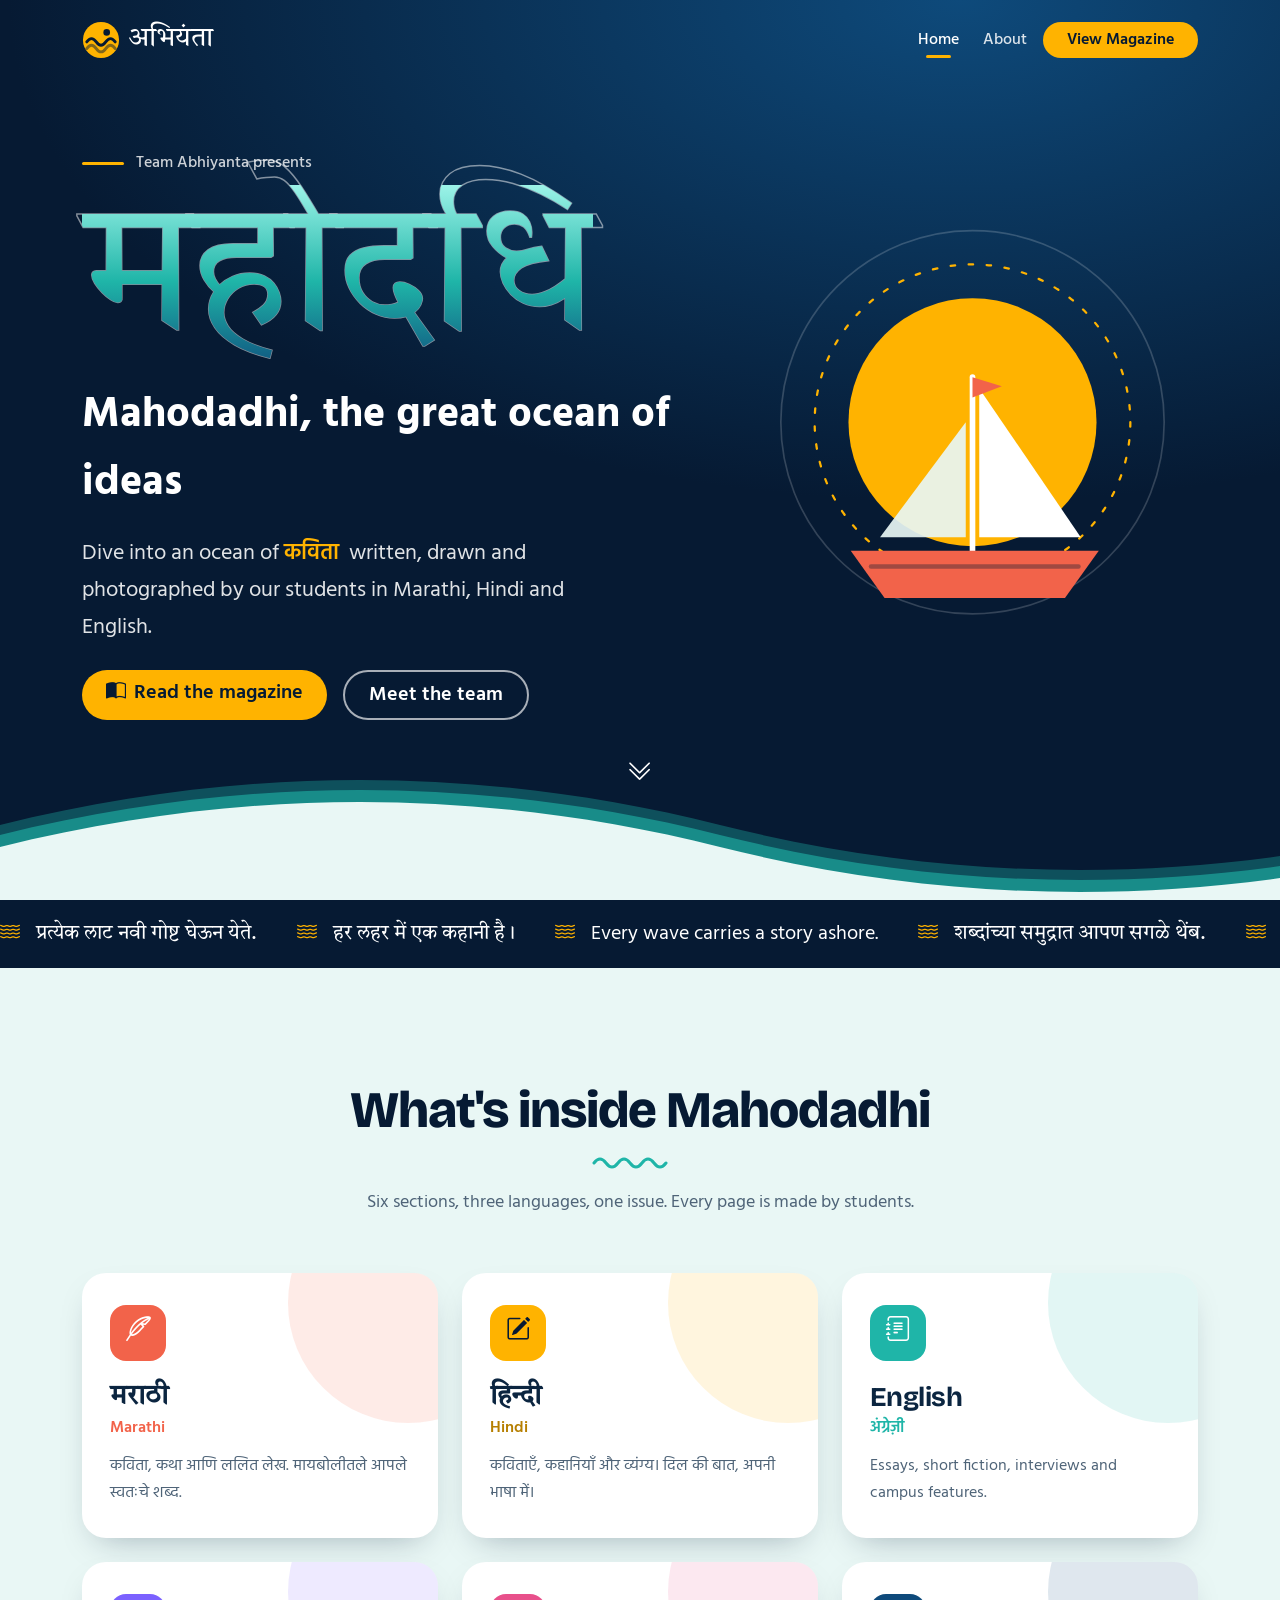
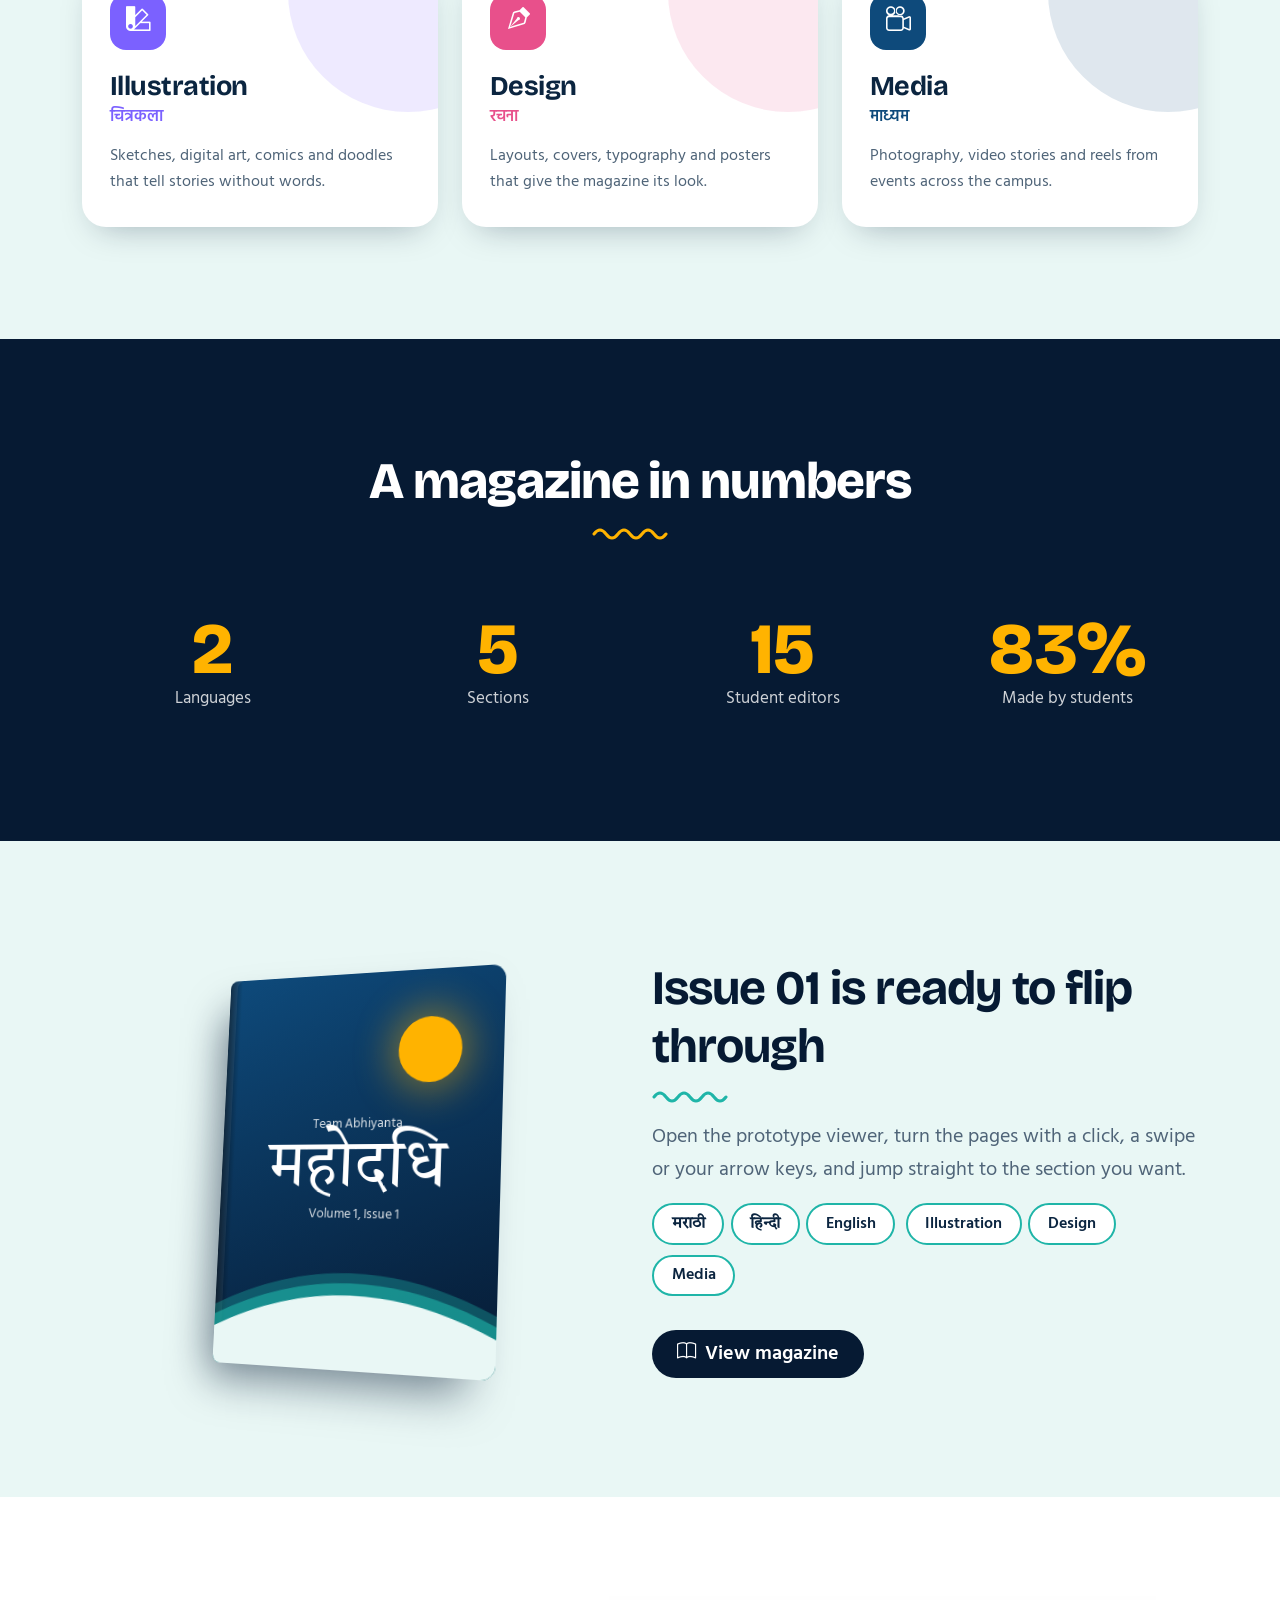
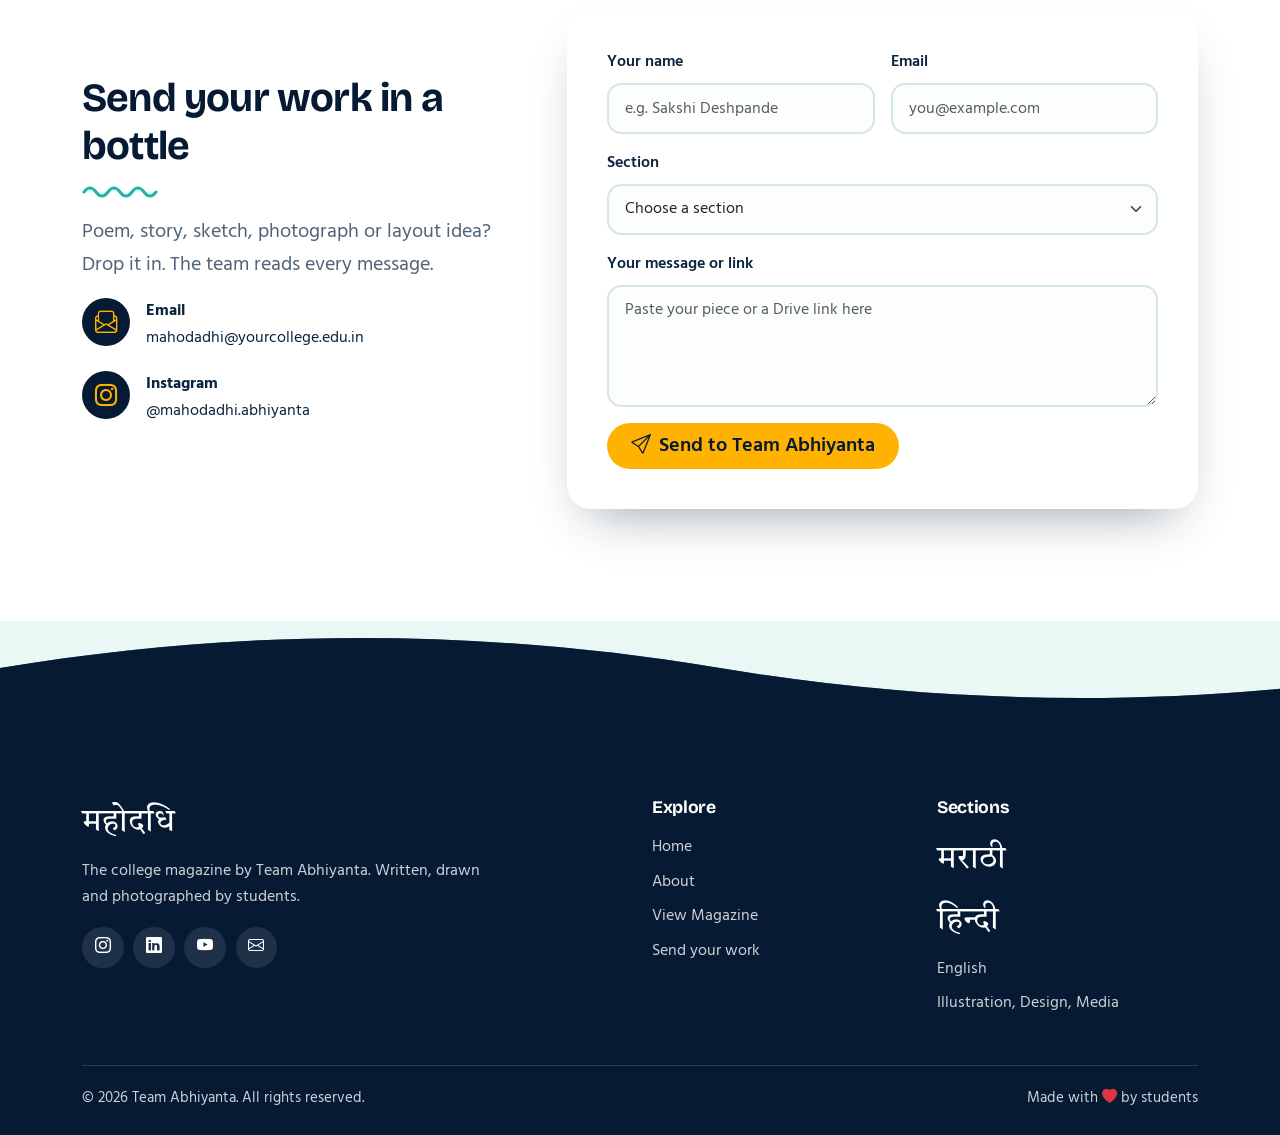
<file: index.html>
<!DOCTYPE html>
<html lang="en">
<head>
  <meta charset="UTF-8">
  <meta name="viewport" content="width=device-width, initial-scale=1">
  <title>Mahodadhi | The college magazine by Team Abhiyanta</title>
  <meta name="description" content="Mahodadhi is the college magazine by Team Abhiyanta: stories, poems, illustrations, design and media in Marathi, Hindi and English.">
  <meta name="theme-color" content="#061A33">
  <link rel="icon" href="assets/favicon.svg" type="image/svg+xml">

  <link rel="preconnect" href="https://fonts.googleapis.com">
  <link rel="preconnect" href="https://fonts.gstatic.com" crossorigin>
  <link href="https://fonts.googleapis.com/css2?family=Bricolage+Grotesque:opsz,wght@12..96,500..800&family=Hind:wght@400;500;600&family=Tiro+Devanagari+Marathi:ital@0;1&display=swap" rel="stylesheet">
  <link href="https://cdn.jsdelivr.net/npm/bootstrap@5.3.3/dist/css/bootstrap.min.css" rel="stylesheet">
  <link href="https://cdn.jsdelivr.net/npm/bootstrap-icons@1.11.3/font/bootstrap-icons.min.css" rel="stylesheet">
  <link href="css/style.css" rel="stylesheet">
  <script>document.documentElement.classList.add('js')</script>
</head>
<body>

  <!-- Preloader -->
  <div id="preloader" aria-hidden="true">
    <div class="ripples"><span></span><span></span><span></span><b>महोदधि</b></div>
  </div>
  <div id="progress"></div>

  <!-- ===== NAVBAR ===== -->
  <nav class="navbar navbar-expand-lg navbar-dark fixed-top navbar-mah" id="nav">
    <div class="container">
      <a class="navbar-brand d-flex align-items-center gap-2" href="index.html" aria-label="Mahodadhi home">
        <svg class="brand-mark" viewBox="0 0 40 40" aria-hidden="true"><circle cx="20" cy="20" r="19" fill="#FFB300"/><path d="M5 22 q5 -7 10 0 t10 0 t10 0" fill="none" stroke="#061A33" stroke-width="3" stroke-linecap="round"/><path d="M5 29 q5 -7 10 0 t10 0 t10 0" fill="none" stroke="#061A33" stroke-width="3" stroke-linecap="round" opacity=".5"/><circle cx="26" cy="12" r="3.5" fill="#061A33"/></svg>
        <span class="deva">अभियंता</span>
      </a>
      <button class="navbar-toggler" type="button" data-bs-toggle="collapse" data-bs-target="#navMenu" aria-controls="navMenu" aria-expanded="false" aria-label="Toggle navigation">
        <i class="bi bi-list"></i>
      </button>
      <div class="collapse navbar-collapse" id="navMenu">
        <ul class="navbar-nav ms-auto align-items-lg-center gap-lg-2">
          <li class="nav-item"><a class="nav-link" href="index.html">Home</a></li>
          <li class="nav-item"><a class="nav-link" href="about.html">About</a></li>
          <li class="nav-item mt-2 mt-lg-0"><a class="btn btn-mah px-4" href="magazine.html">View Magazine</a></li>
        </ul>
      </div>
    </div>
  </nav>

  <!-- ===== HERO ===== -->
  <header class="hero" id="home">
    <div class="bubbles" aria-hidden="true"></div>
    <div class="container">
      <div class="row align-items-center gy-5">
        <div class="col-lg-7">
          <p class="hero-kicker reveal">Team Abhiyanta presents</p>
          <h1 class="hero-title" aria-label="Mahodadhi">
            <span class="outline" aria-hidden="true">महोदधि</span>
            <span class="fill" aria-hidden="true">महोदधि</span>
          </h1>
          <p class="hero-en reveal" style="--d:.2s">Mahodadhi, the great ocean of ideas</p>
          <p class="hero-lead reveal" style="--d:.35s">
            Dive into an ocean of <span class="swap-word in" id="swapWord">कथा</span>
            written, drawn and photographed by our students in Marathi, Hindi and English.
          </p>
          <div class="d-flex flex-wrap gap-3 mt-4 justify-content-center justify-content-lg-start reveal" style="--d:.5s">
            <a href="magazine.html" class="btn btn-mah btn-lg px-4"><i class="bi bi-book-half me-2"></i>Read the magazine</a>
            <a href="about.html" class="btn btn-ghost btn-lg px-4">Meet the team</a>
          </div>
        </div>

        <div class="col-lg-5">
          <div class="hero-art" aria-hidden="true">
            <svg viewBox="0 0 400 400">
              <g data-depth="14">
                <circle cx="200" cy="190" r="110" fill="#FFB300"/>
                <circle class="sun-ring" cx="200" cy="190" r="140" fill="none" stroke="#FFB300" stroke-width="2" stroke-dasharray="4 12" stroke-linecap="round"/>
                <circle cx="200" cy="190" r="170" fill="none" stroke="rgba(255,255,255,.18)" stroke-width="1.5"/>
              </g>
              <g class="boat" data-depth="-10">
                <path d="M200 150 V305" stroke="#fff" stroke-width="5" stroke-linecap="round"/>
                <path d="M206 160 L296 292 H206 Z" fill="#fff"/>
                <path d="M194 190 L118 292 H194 Z" fill="#E9F7F5" opacity=".92"/>
                <path d="M200 150 L226 158 L200 168 Z" fill="#F2634A"/>
                <path d="M92 304 H312 L282 346 H122 Z" fill="#F2634A"/>
                <path d="M110 318 H294" stroke="#061A33" stroke-width="4" stroke-linecap="round" opacity=".35"/>
              </g>
            </svg>
          </div>
        </div>
      </div>
    </div>
    <a href="#inside" class="scroll-cue" aria-label="Scroll to sections"><i class="bi bi-chevron-double-down"></i></a>
    <div class="waves" aria-hidden="true"><div class="wave w1"></div><div class="wave w2"></div><div class="wave w3"></div></div>
  </header>

  <!-- ===== QUOTE MARQUEE ===== -->
  <div class="marquee" aria-label="Quotes from Mahodadhi">
    <div class="marquee-track">
      <span class="deva"><i class="bi bi-water"></i> प्रत्येक लाट नवी गोष्ट घेऊन येते.</span>
      <span class="deva"><i class="bi bi-water"></i> हर लहर में एक कहानी है।</span>
      <span><i class="bi bi-water"></i> Every wave carries a story ashore.</span>
      <span class="deva"><i class="bi bi-water"></i> शब्दांच्या समुद्रात आपण सगळे थेंब.</span>
      <span class="deva"><i class="bi bi-water"></i> लिखो, रंगो, रचो।</span>
      <span><i class="bi bi-water"></i> Write it, draw it, shoot it.</span>
      <!-- duplicate for seamless loop -->
      <span class="deva" aria-hidden="true"><i class="bi bi-water"></i> प्रत्येक लाट नवी गोष्ट घेऊन येते.</span>
      <span class="deva" aria-hidden="true"><i class="bi bi-water"></i> हर लहर में एक कहानी है।</span>
      <span aria-hidden="true"><i class="bi bi-water"></i> Every wave carries a story ashore.</span>
      <span class="deva" aria-hidden="true"><i class="bi bi-water"></i> शब्दांच्या समुद्रात आपण सगळे थेंब.</span>
      <span class="deva" aria-hidden="true"><i class="bi bi-water"></i> लिखो, रंगो, रचो।</span>
      <span aria-hidden="true"><i class="bi bi-water"></i> Write it, draw it, shoot it.</span>
    </div>
  </div>

  <main>
    <!-- ===== WHAT'S INSIDE ===== -->
    <section class="section" id="inside">
      <div class="container">
        <div class="sec-head reveal">
          <h2>What's inside Mahodadhi</h2>
          <span class="squiggle"></span>
          <p>Six sections, three languages, one issue. Every page is made by students.</p>
        </div>

        <div class="row g-4">
          <div class="col-md-6 col-lg-4 reveal" style="--d:.0s">
            <article class="sec-card" style="--c:var(--coral)" data-tilt="6">
              <div class="icon"><i class="bi bi-feather"></i></div>
              <h3 class="deva">मराठी</h3>
              <div class="sub">Marathi</div>
              <p>कविता, कथा आणि ललित लेख. मायबोलीतले आपले स्वतःचे शब्द.</p>
            </article>
          </div>
          <div class="col-md-6 col-lg-4 reveal" style="--d:.1s">
            <article class="sec-card" style="--c:var(--marigold)" data-tilt="6">
              <div class="icon" style="color:var(--abyss)"><i class="bi bi-pencil-square"></i></div>
              <h3 class="deva">हिन्दी</h3>
              <div class="sub" style="color:#B67F00">Hindi</div>
              <p>कविताएँ, कहानियाँ और व्यंग्य। दिल की बात, अपनी भाषा में।</p>
            </article>
          </div>
          <div class="col-md-6 col-lg-4 reveal" style="--d:.2s">
            <article class="sec-card" style="--c:var(--lagoon)" data-tilt="6">
              <div class="icon"><i class="bi bi-journal-text"></i></div>
              <h3>English</h3>
              <div class="sub">अंग्रेज़ी</div>
              <p>Essays, short fiction, interviews and campus features.</p>
            </article>
          </div>
          <div class="col-md-6 col-lg-4 reveal" style="--d:.0s">
            <article class="sec-card" style="--c:var(--violet)" data-tilt="6">
              <div class="icon"><i class="bi bi-palette2"></i></div>
              <h3>Illustration</h3>
              <div class="sub">चित्रकला</div>
              <p>Sketches, digital art, comics and doodles that tell stories without words.</p>
            </article>
          </div>
          <div class="col-md-6 col-lg-4 reveal" style="--d:.1s">
            <article class="sec-card" style="--c:var(--rose)" data-tilt="6">
              <div class="icon"><i class="bi bi-vector-pen"></i></div>
              <h3>Design</h3>
              <div class="sub">रचना</div>
              <p>Layouts, covers, typography and posters that give the magazine its look.</p>
            </article>
          </div>
          <div class="col-md-6 col-lg-4 reveal" style="--d:.2s">
            <article class="sec-card" style="--c:var(--tide)" data-tilt="6">
              <div class="icon"><i class="bi bi-camera-reels"></i></div>
              <h3>Media</h3>
              <div class="sub">माध्यम</div>
              <p>Photography, video stories and reels from events across the campus.</p>
            </article>
          </div>
        </div>
      </div>
    </section>

    <!-- ===== STATS ===== -->
    <section class="section section-dark">
      <div class="bubbles" aria-hidden="true"></div>
      <div class="container position-relative" style="z-index:2">
        <div class="sec-head reveal">
          <h2>A magazine in numbers</h2>
          <span class="squiggle gold"></span>
        </div>
        <div class="row g-4 justify-content-center">
          <div class="col-6 col-lg-3 reveal"><div class="stat"><div class="num" data-count="3">0</div><div class="lbl">Languages</div></div></div>
          <div class="col-6 col-lg-3 reveal" style="--d:.1s"><div class="stat"><div class="num" data-count="6">0</div><div class="lbl">Sections</div></div></div>
          <div class="col-6 col-lg-3 reveal" style="--d:.2s"><div class="stat"><div class="num" data-count="18">0</div><div class="lbl">Student editors</div></div></div>
          <div class="col-6 col-lg-3 reveal" style="--d:.3s"><div class="stat"><div class="num" data-count="100" data-suffix="%">0</div><div class="lbl">Made by students</div></div></div>
        </div>
      </div>
    </section>

    <!-- ===== LATEST ISSUE ===== -->
    <section class="section" id="issue">
      <div class="container">
        <div class="row align-items-center gy-5">
          <div class="col-lg-6 reveal left">
            <div class="cover-scene">
              <div class="cover3d" data-tilt="14" aria-hidden="true">
                <div class="sun"></div>
                <small>Team Abhiyanta</small>
                <div class="deva">महोदधि</div>
                <small>Volume 1, Issue 1</small>
                <div class="waves"><div class="wave w1"></div><div class="wave w2"></div><div class="wave w3"></div></div>
              </div>
            </div>
          </div>
          <div class="col-lg-6 reveal right">
            <h2 class="fw-bold display-5 text-center text-lg-start" style="color:var(--abyss)">Issue 01 is ready to flip through</h2>
            <span class="squiggle mx-auto mx-lg-0 ms-lg-0" style="margin-left:0"></span>
            <p class="fs-5 text-center text-lg-start" style="color:var(--muted)">
              Open the prototype viewer, turn the pages with a click, a swipe or your arrow keys, and jump straight to the section you want.
            </p>
            <div class="mb-4 text-center text-lg-start">
              <span class="pill deva">मराठी</span><span class="pill deva">हिन्दी</span><span class="pill">English</span>
              <span class="pill">Illustration</span><span class="pill">Design</span><span class="pill">Media</span>
            </div>
            <div class="text-center text-lg-start">
              <a href="magazine.html" class="btn btn-ink btn-lg px-4"><i class="bi bi-book me-2"></i>View magazine</a>
            </div>
          </div>
        </div>
      </div>
    </section>

    <!-- ===== SUBMIT YOUR WORK ===== -->
    <section class="section section-white" id="submit">
      <div class="container">
        <div class="row g-5 align-items-center">
          <div class="col-lg-5 reveal left">
            <h2 class="fw-bold display-6" style="color:var(--abyss)">Send your work in a bottle</h2>
            <span class="squiggle" style="margin-left:0"></span>
            <p class="fs-5" style="color:var(--muted)">Poem, story, sketch, photograph or layout idea? Drop it in. The team reads every message.</p>
            <div class="bottle-note"><i class="bi bi-envelope-paper"></i><div><b>Email</b><br>mahodadhi@yourcollege.edu.in</div></div>
            <div class="bottle-note"><i class="bi bi-instagram"></i><div><b>Instagram</b><br>@mahodadhi.abhiyanta</div></div>
          </div>
          <div class="col-lg-7 reveal right">
            <form class="form-card needs-validation" id="submitForm" novalidate>
              <div class="alert alert-success d-none" id="formOk" role="status">
                <i class="bi bi-check-circle-fill me-2"></i>Your message is in the bottle. Team Abhiyanta will reply soon.
              </div>
              <div class="row g-3">
                <div class="col-md-6">
                  <label for="fName" class="form-label">Your name</label>
                  <input type="text" class="form-control" id="fName" placeholder="e.g. Sakshi Deshpande" required minlength="2">
                  <div class="invalid-feedback">Please enter your name.</div>
                </div>
                <div class="col-md-6">
                  <label for="fEmail" class="form-label">Email</label>
                  <input type="email" class="form-control" id="fEmail" placeholder="you@example.com" required>
                  <div class="invalid-feedback">Please enter a valid email address.</div>
                </div>
                <div class="col-12">
                  <label for="fSection" class="form-label">Section</label>
                  <select class="form-select" id="fSection" required>
                    <option value="" selected disabled>Choose a section</option>
                    <option>Marathi (मराठी)</option>
                    <option>Hindi (हिन्दी)</option>
                    <option>English</option>
                    <option>Illustration</option>
                    <option>Design</option>
                    <option>Media</option>
                  </select>
                  <div class="invalid-feedback">Please choose a section.</div>
                </div>
                <div class="col-12">
                  <label for="fMsg" class="form-label">Your message or link</label>
                  <textarea class="form-control" id="fMsg" rows="4" placeholder="Paste your piece or a Drive link here" required minlength="10"></textarea>
                  <div class="invalid-feedback">Please write at least 10 characters.</div>
                </div>
                <div class="col-12">
                  <button type="submit" class="btn btn-mah btn-lg px-4"><i class="bi bi-send me-2"></i>Send to Team Abhiyanta</button>
                </div>
              </div>
            </form>
          </div>
        </div>
      </div>
    </section>
  </main>

  <!-- ===== FOOTER ===== -->
  <footer class="footer">
    <div class="waves" aria-hidden="true"><div class="wave wd1"></div><div class="wave wd2"></div></div>
    <div class="container">
      <div class="row g-4">
        <div class="col-lg-5">
          <div class="deva">महोदधि</div>
          <p class="mt-2 mb-3" style="max-width:26rem">The college magazine by Team Abhiyanta. Written, drawn and photographed by students.</p>
          <div class="social-row">
            <a href="#" aria-label="Instagram"><i class="bi bi-instagram"></i></a>
            <a href="#" aria-label="LinkedIn"><i class="bi bi-linkedin"></i></a>
            <a href="#" aria-label="YouTube"><i class="bi bi-youtube"></i></a>
            <a href="#" aria-label="Email"><i class="bi bi-envelope"></i></a>
          </div>
        </div>
        <div class="col-6 col-lg-3 offset-lg-1">
          <h4>Explore</h4>
          <ul>
            <li><a href="index.html">Home</a></li>
            <li><a href="about.html">About</a></li>
            <li><a href="magazine.html">View Magazine</a></li>
            <li><a href="index.html#submit">Send your work</a></li>
          </ul>
        </div>
        <div class="col-6 col-lg-3">
          <h4>Sections</h4>
          <ul>
            <li><a href="about.html#team" class="deva">मराठी</a></li>
            <li><a href="about.html#team" class="deva">हिन्दी</a></li>
            <li><a href="about.html#team">English</a></li>
            <li><a href="about.html#team">Illustration, Design, Media</a></li>
          </ul>
        </div>
      </div>
      <div class="footer-bottom d-flex flex-wrap justify-content-between gap-2">
        <span>&copy; <span id="year">2026</span> Team Abhiyanta. All rights reserved.</span>
        <span>Made with <i class="bi bi-heart-fill text-danger"></i> by students</span>
      </div>
    </div>
  </footer>

  <button class="to-top" id="toTop" aria-label="Back to top"><i class="bi bi-arrow-up"></i></button>

  <script src="https://cdn.jsdelivr.net/npm/bootstrap@5.3.3/dist/js/bootstrap.bundle.min.js"></script>
  <script src="js/main.js"></script>
</body>
</html>
</file>
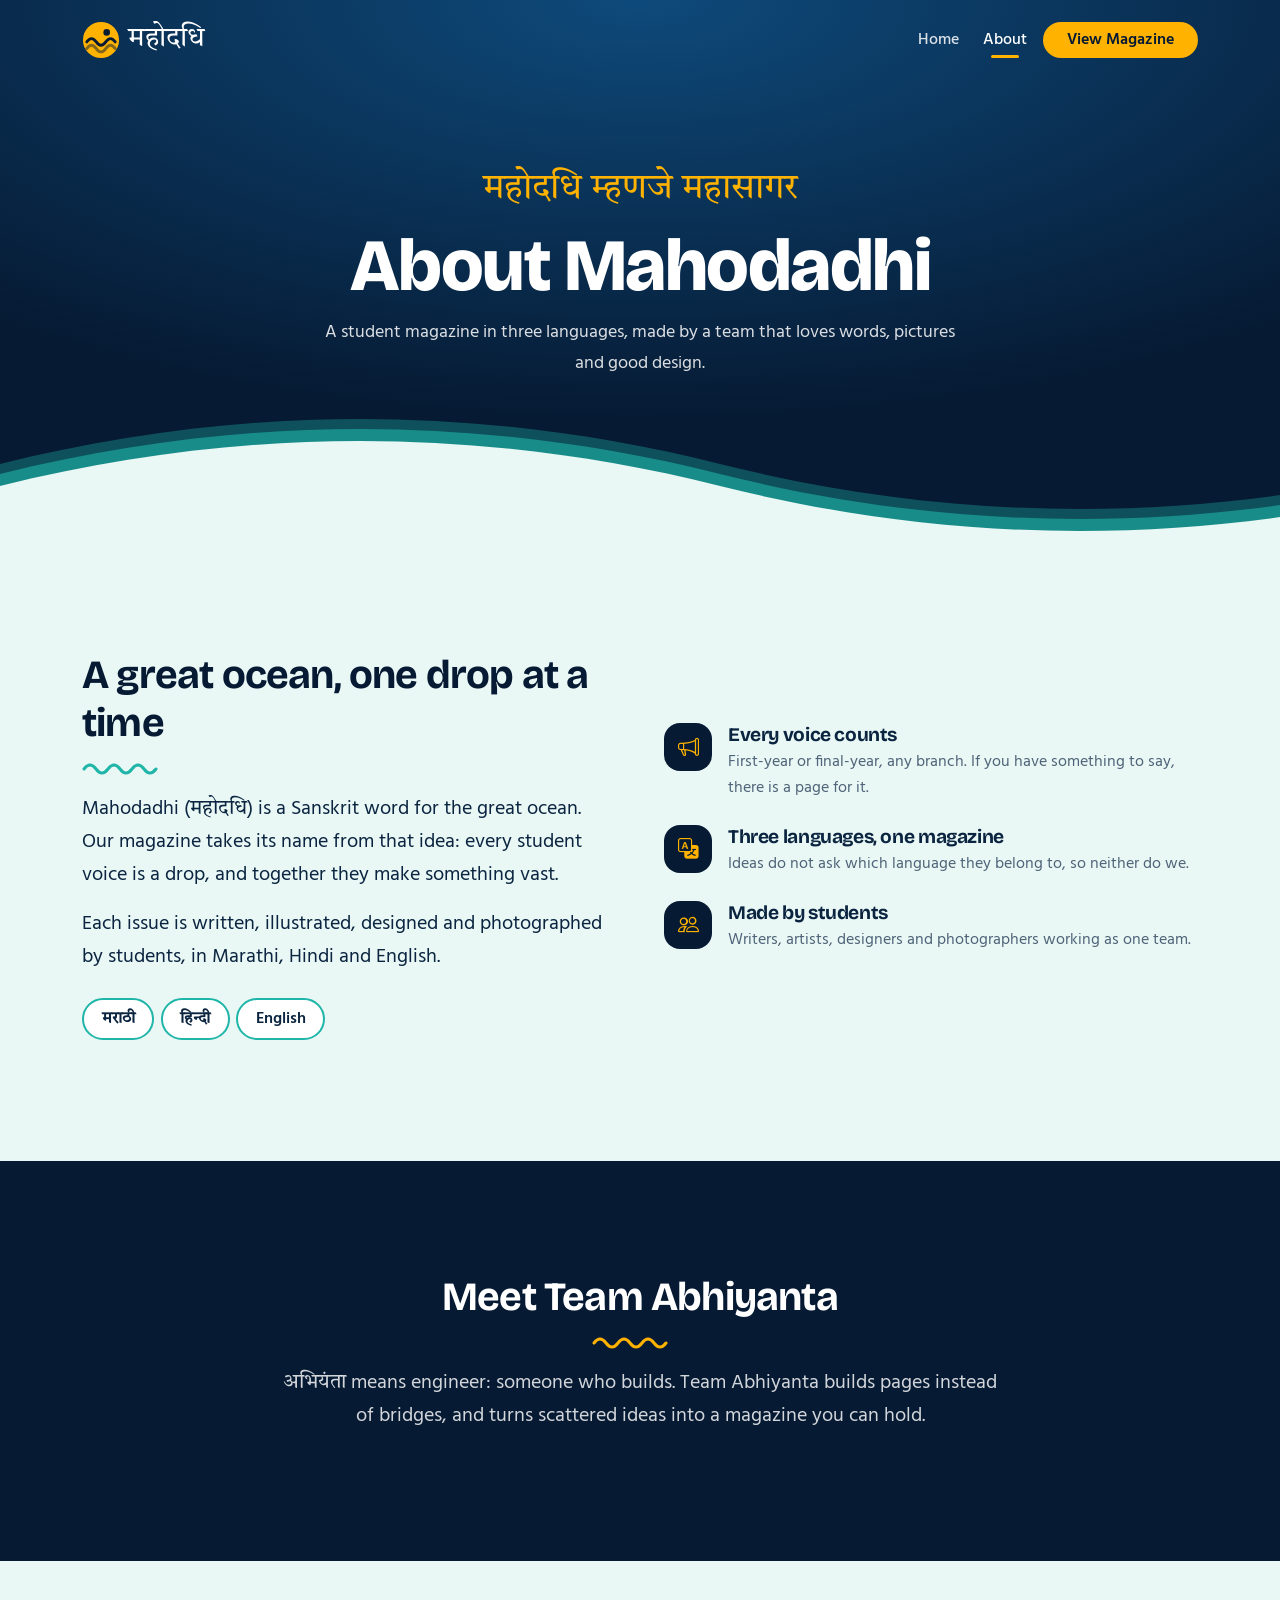
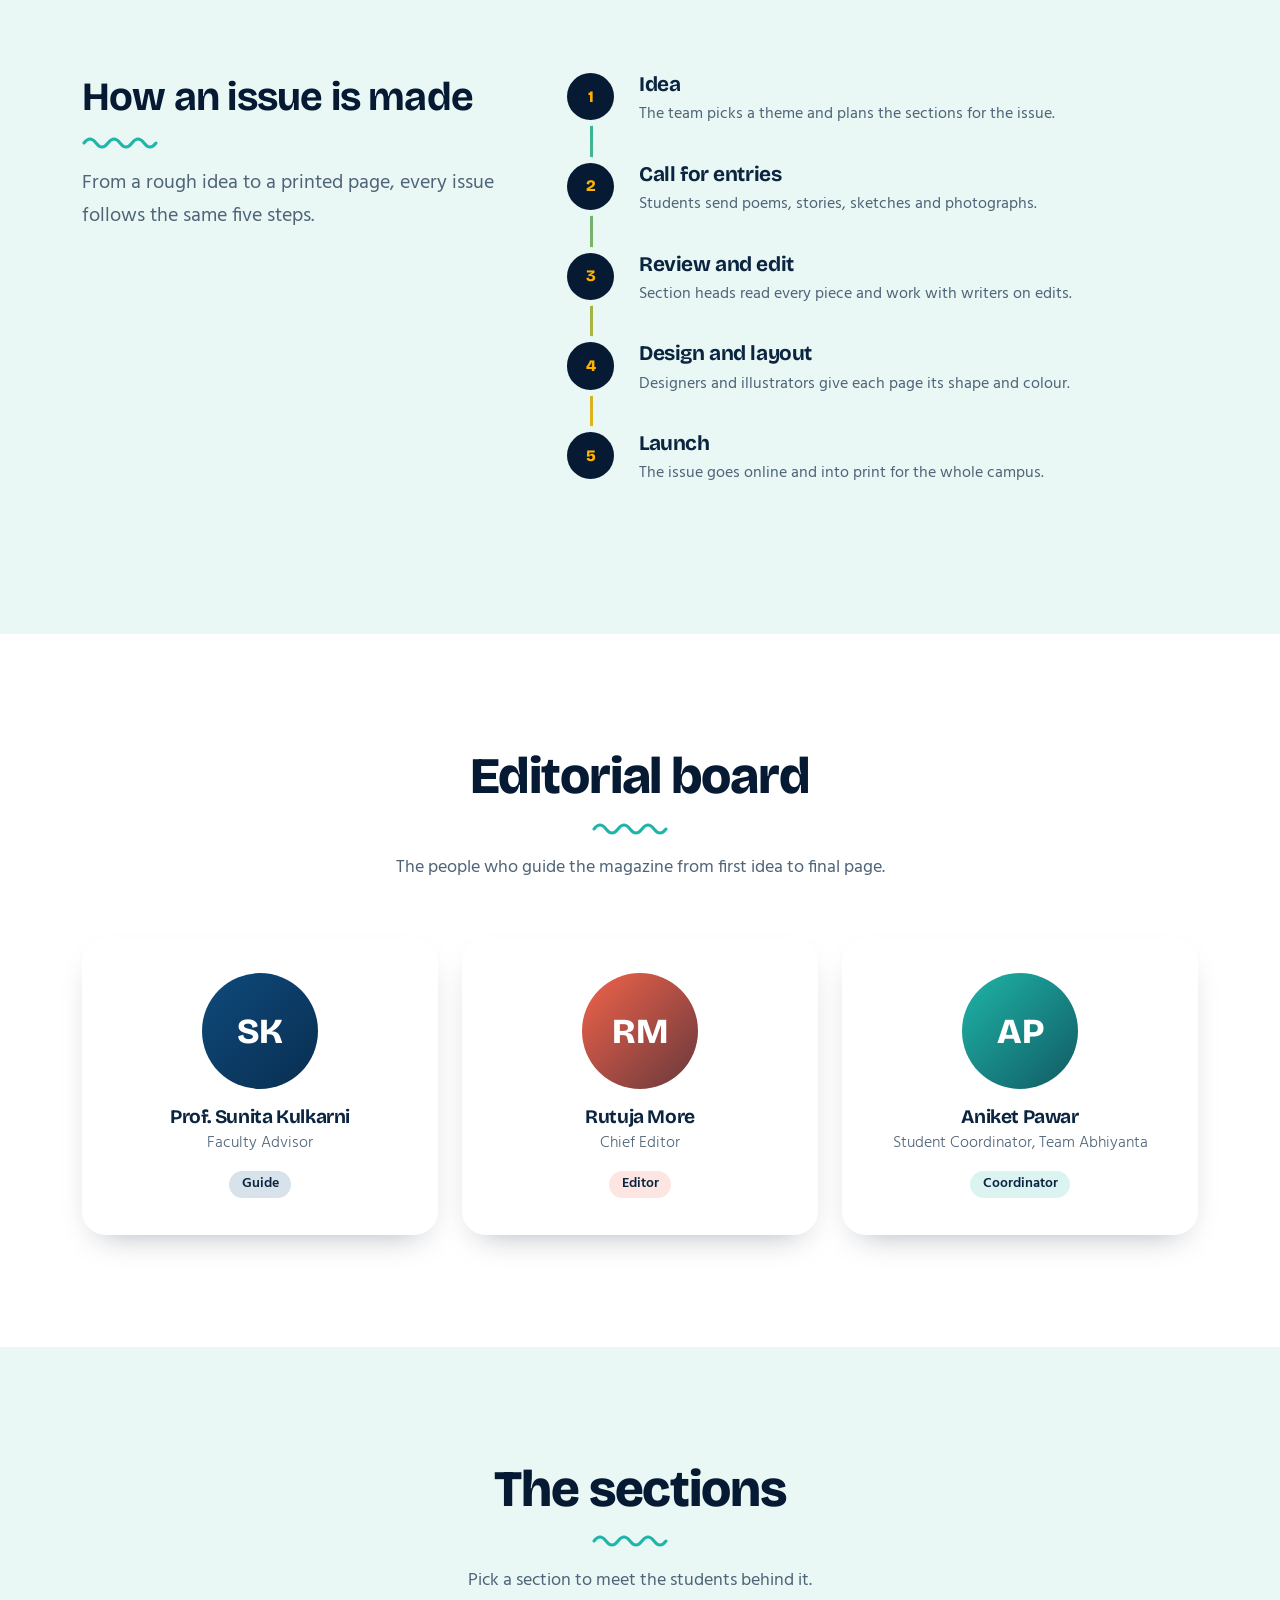
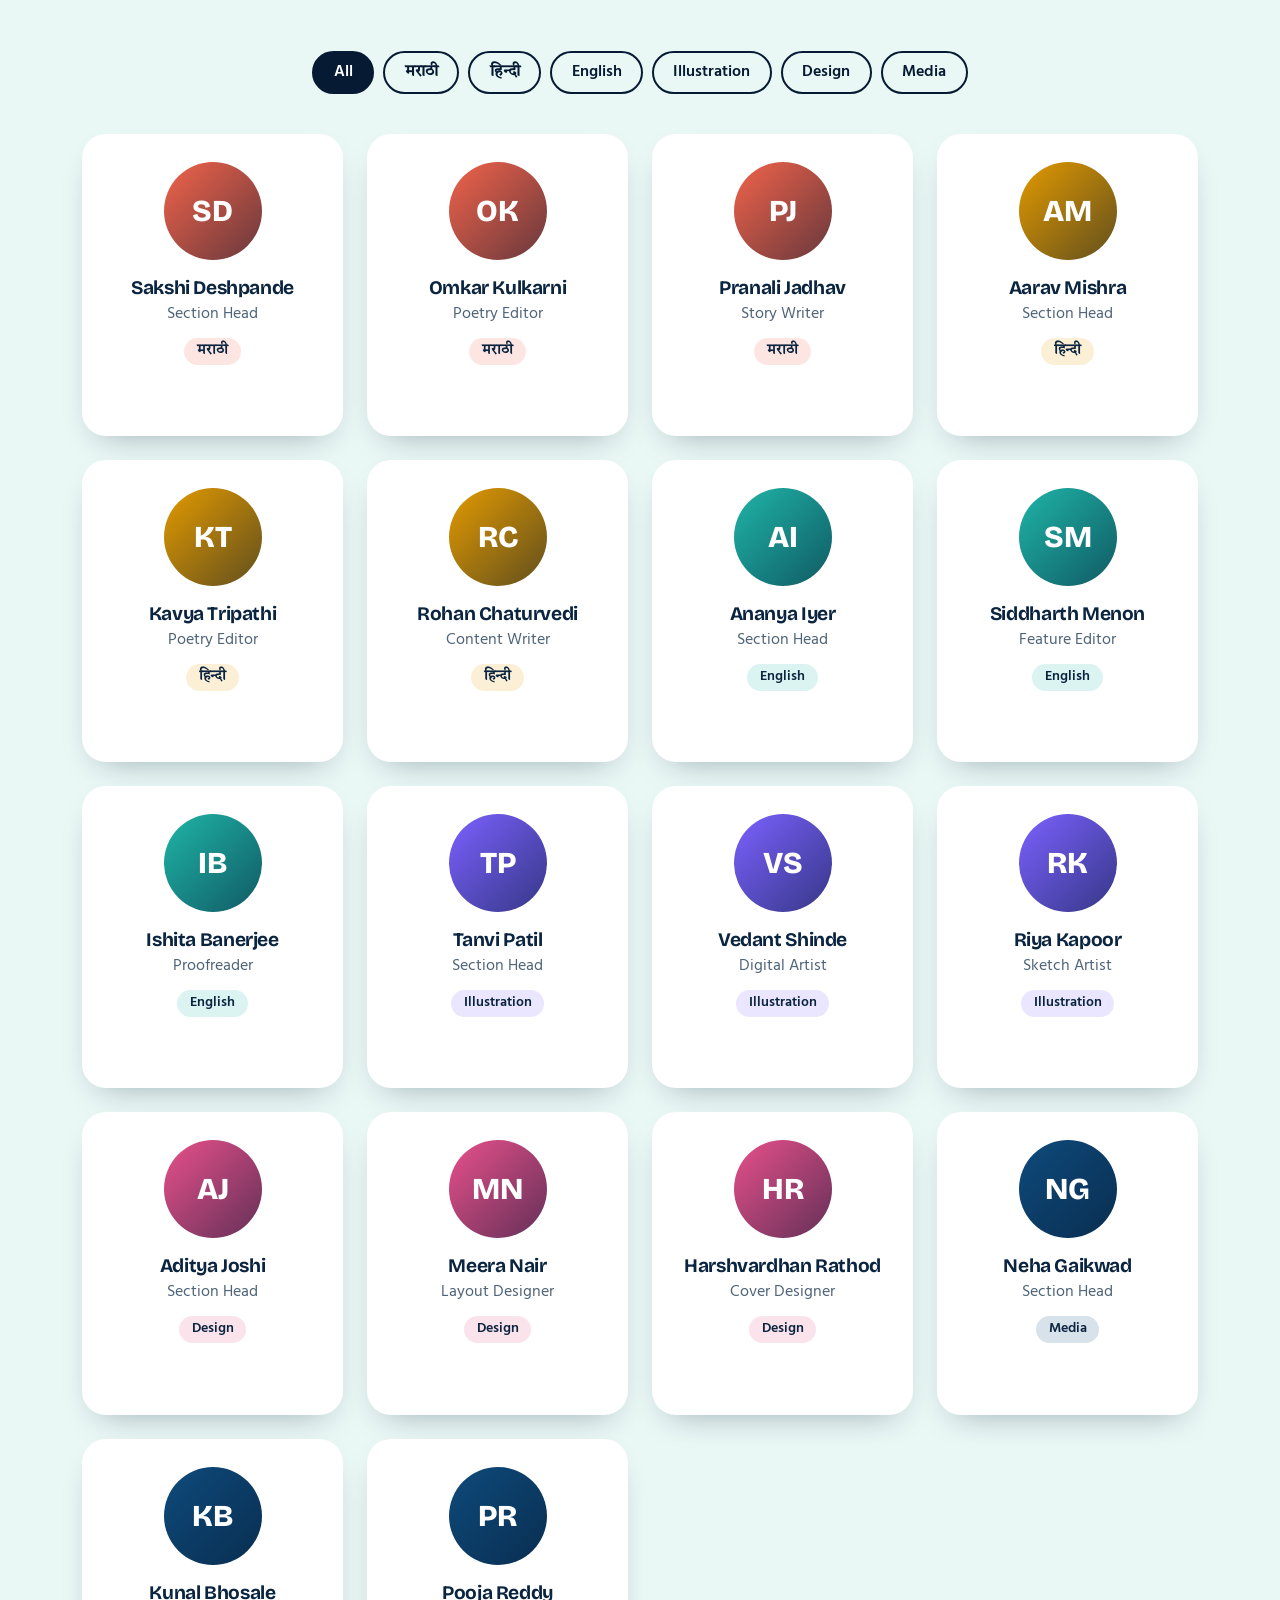
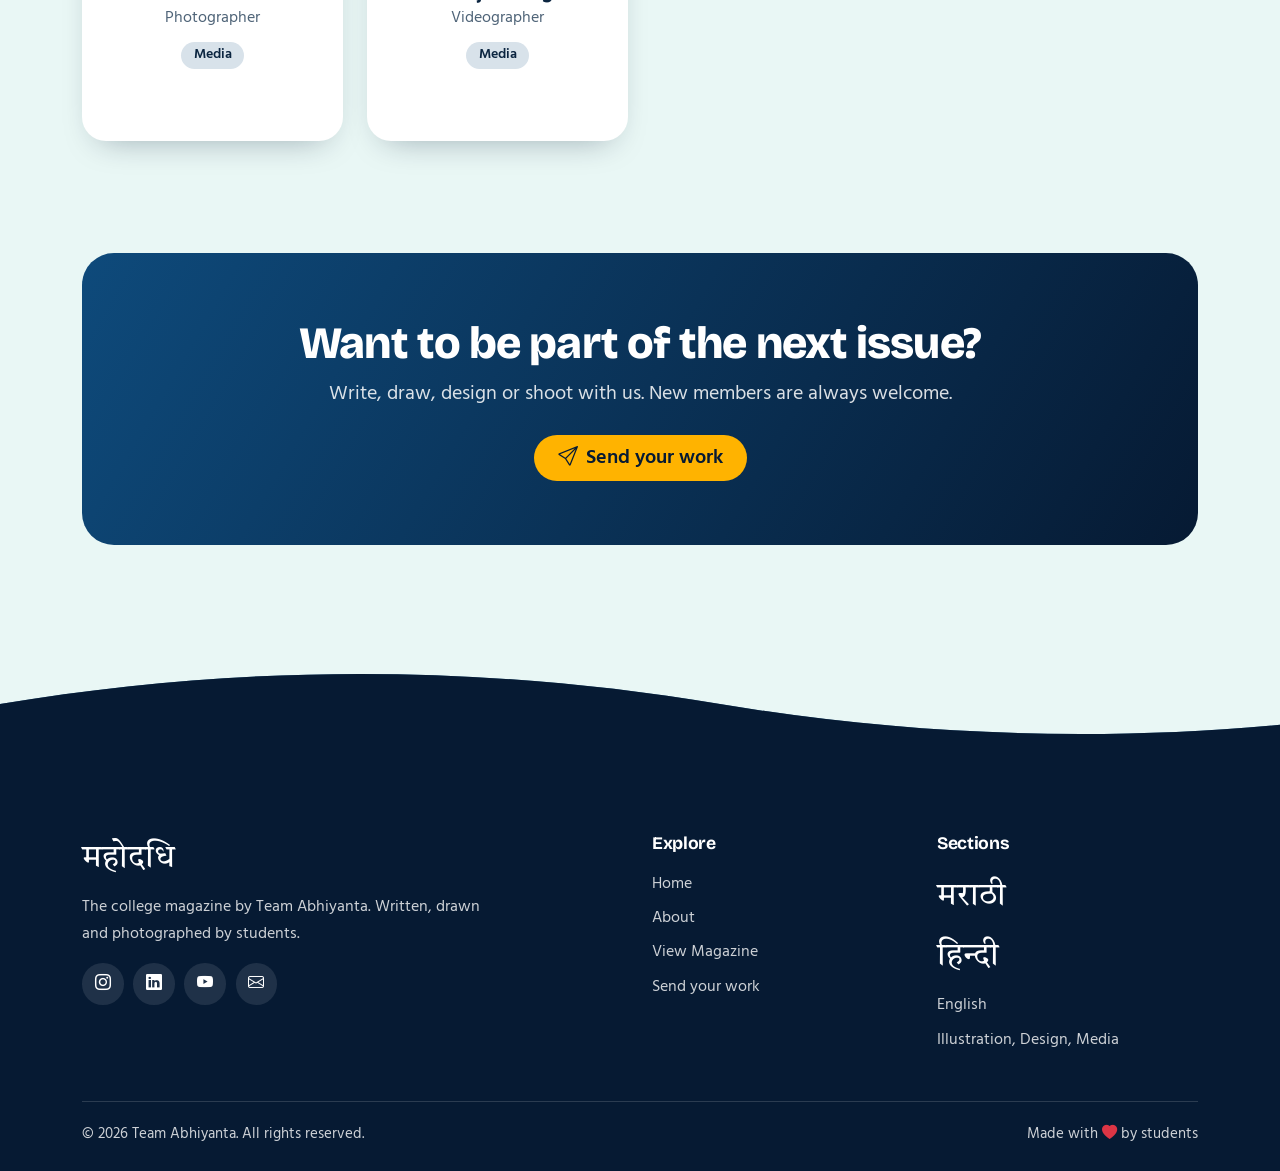
<file: about.html>
<!DOCTYPE html>
<html lang="en">
<head>
  <meta charset="UTF-8">
  <meta name="viewport" content="width=device-width, initial-scale=1">
  <title>About | Mahodadhi by Team Abhiyanta</title>
  <meta name="description" content="Meet Team Abhiyanta, the students behind Mahodadhi: Marathi, Hindi, English, Illustration, Design and Media.">
  <meta name="theme-color" content="#061A33">
  <link rel="icon" href="assets/favicon.svg" type="image/svg+xml">

  <link rel="preconnect" href="https://fonts.googleapis.com">
  <link rel="preconnect" href="https://fonts.gstatic.com" crossorigin>
  <link href="https://fonts.googleapis.com/css2?family=Bricolage+Grotesque:opsz,wght@12..96,500..800&family=Hind:wght@400;500;600&family=Tiro+Devanagari+Marathi:ital@0;1&display=swap" rel="stylesheet">
  <link href="https://cdn.jsdelivr.net/npm/bootstrap@5.3.3/dist/css/bootstrap.min.css" rel="stylesheet">
  <link href="https://cdn.jsdelivr.net/npm/bootstrap-icons@1.11.3/font/bootstrap-icons.min.css" rel="stylesheet">
  <link href="css/style.css" rel="stylesheet">
  <script>document.documentElement.classList.add('js')</script>
</head>
<body>

  <div id="preloader" aria-hidden="true">
    <div class="ripples"><span></span><span></span><span></span><b>महोदधि</b></div>
  </div>
  <div id="progress"></div>

  <!-- ===== NAVBAR ===== -->
  <nav class="navbar navbar-expand-lg navbar-dark fixed-top navbar-mah" id="nav">
    <div class="container">
      <a class="navbar-brand d-flex align-items-center gap-2" href="index.html" aria-label="Mahodadhi home">
        <svg class="brand-mark" viewBox="0 0 40 40" aria-hidden="true"><circle cx="20" cy="20" r="19" fill="#FFB300"/><path d="M5 22 q5 -7 10 0 t10 0 t10 0" fill="none" stroke="#061A33" stroke-width="3" stroke-linecap="round"/><path d="M5 29 q5 -7 10 0 t10 0 t10 0" fill="none" stroke="#061A33" stroke-width="3" stroke-linecap="round" opacity=".5"/><circle cx="26" cy="12" r="3.5" fill="#061A33"/></svg>
        <span class="deva">महोदधि</span>
      </a>
      <button class="navbar-toggler" type="button" data-bs-toggle="collapse" data-bs-target="#navMenu" aria-controls="navMenu" aria-expanded="false" aria-label="Toggle navigation">
        <i class="bi bi-list"></i>
      </button>
      <div class="collapse navbar-collapse" id="navMenu">
        <ul class="navbar-nav ms-auto align-items-lg-center gap-lg-2">
          <li class="nav-item"><a class="nav-link" href="index.html">Home</a></li>
          <li class="nav-item"><a class="nav-link" href="about.html">About</a></li>
          <li class="nav-item mt-2 mt-lg-0"><a class="btn btn-mah px-4" href="magazine.html">View Magazine</a></li>
        </ul>
      </div>
    </div>
  </nav>

  <!-- ===== PAGE HERO ===== -->
  <header class="page-hero">
    <div class="bubbles" aria-hidden="true"></div>
    <div class="container">
      <p class="deva reveal mb-1">महोदधि म्हणजे महासागर</p>
      <h1 class="reveal" style="--d:.15s">About Mahodadhi</h1>
      <p class="reveal" style="--d:.3s">A student magazine in three languages, made by a team that loves words, pictures and good design.</p>
    </div>
    <div class="waves" aria-hidden="true"><div class="wave w1"></div><div class="wave w2"></div><div class="wave w3"></div></div>
  </header>

  <main>
    <!-- ===== STORY ===== -->
    <section class="section" id="story">
      <div class="container">
        <div class="row g-5 align-items-center">
          <div class="col-lg-6 reveal left">
            <h2 class="fw-bold display-6" style="color:var(--abyss)">A great ocean, one drop at a time</h2>
            <span class="squiggle" style="margin-left:0"></span>
            <p class="fs-5">Mahodadhi (<span class="deva">महोदधि</span>) is a Sanskrit word for the great ocean. Our magazine takes its name from that idea: every student voice is a drop, and together they make something vast.</p>
            <p class="fs-5">Each issue is written, illustrated, designed and photographed by students, in Marathi, Hindi and English.</p>
            <div class="mt-4">
              <span class="pill deva">मराठी</span><span class="pill deva">हिन्दी</span><span class="pill">English</span>
            </div>
          </div>
          <div class="col-lg-6 reveal right">
            <div class="value"><i class="bi bi-megaphone"></i><div><h3>Every voice counts</h3><p>First-year or final-year, any branch. If you have something to say, there is a page for it.</p></div></div>
            <div class="value"><i class="bi bi-translate"></i><div><h3>Three languages, one magazine</h3><p>Ideas do not ask which language they belong to, so neither do we.</p></div></div>
            <div class="value"><i class="bi bi-people"></i><div><h3>Made by students</h3><p>Writers, artists, designers and photographers working as one team.</p></div></div>
          </div>
        </div>
      </div>
    </section>

    <!-- ===== TEAM ABHIYANTA ===== -->
    <section class="section section-dark">
      <div class="bubbles" aria-hidden="true"></div>
      <div class="container position-relative" style="z-index:2">
        <div class="row justify-content-center text-center">
          <div class="col-lg-8 reveal zoom">
            <h2 class="fw-bold display-6">Meet Team Abhiyanta</h2>
            <span class="squiggle gold"></span>
            <p class="fs-5" style="color:rgba(255,255,255,.82)">
              <span class="deva">अभियंता</span> means engineer: someone who builds. Team Abhiyanta builds pages instead of bridges, and turns scattered ideas into a magazine you can hold.
            </p>
          </div>
        </div>
      </div>
    </section>

    <!-- ===== PROCESS TIMELINE ===== -->
    <section class="section" id="process">
      <div class="container">
        <div class="row g-5">
          <div class="col-lg-5 reveal left">
            <h2 class="fw-bold display-6" style="color:var(--abyss)">How an issue is made</h2>
            <span class="squiggle" style="margin-left:0"></span>
            <p class="fs-5" style="color:var(--muted)">From a rough idea to a printed page, every issue follows the same five steps.</p>
          </div>
          <div class="col-lg-7">
            <div class="timeline">
              <div class="tl-item reveal right"><span class="tl-dot">1</span><h3>Idea</h3><p>The team picks a theme and plans the sections for the issue.</p></div>
              <div class="tl-item reveal right" style="--d:.1s"><span class="tl-dot">2</span><h3>Call for entries</h3><p>Students send poems, stories, sketches and photographs.</p></div>
              <div class="tl-item reveal right" style="--d:.2s"><span class="tl-dot">3</span><h3>Review and edit</h3><p>Section heads read every piece and work with writers on edits.</p></div>
              <div class="tl-item reveal right" style="--d:.3s"><span class="tl-dot">4</span><h3>Design and layout</h3><p>Designers and illustrators give each page its shape and colour.</p></div>
              <div class="tl-item reveal right" style="--d:.4s"><span class="tl-dot">5</span><h3>Launch</h3><p>The issue goes online and into print for the whole campus.</p></div>
            </div>
          </div>
        </div>
      </div>
    </section>

    <!-- ===== EDITORIAL BOARD ===== -->
    <section class="section section-white" id="board">
      <div class="container">
        <div class="sec-head reveal">
          <h2>Editorial board</h2>
          <span class="squiggle"></span>
          <p>The people who guide the magazine from first idea to final page.</p>
        </div>
        <div class="row g-4 justify-content-center">
          <div class="col-md-6 col-lg-4 reveal">
            <div class="member lead" style="--c:var(--tide)">
              <div class="avatar">SK</div>
              <h3>Prof. Sunita Kulkarni</h3>
              <div class="role">Faculty Advisor</div>
              <span class="tag">Guide</span>
            </div>
          </div>
          <div class="col-md-6 col-lg-4 reveal" style="--d:.1s">
            <div class="member lead" style="--c:var(--coral)">
              <div class="avatar">RM</div>
              <h3>Rutuja More</h3>
              <div class="role">Chief Editor</div>
              <span class="tag">Editor</span>
            </div>
          </div>
          <div class="col-md-6 col-lg-4 reveal" style="--d:.2s">
            <div class="member lead" style="--c:var(--lagoon)">
              <div class="avatar">AP</div>
              <h3>Aniket Pawar</h3>
              <div class="role">Student Coordinator, Team Abhiyanta</div>
              <span class="tag">Coordinator</span>
            </div>
          </div>
        </div>
      </div>
    </section>

    <!-- ===== TEAM BY SECTION ===== -->
    <section class="section" id="team">
      <div class="container">
        <div class="sec-head reveal">
          <h2>The sections</h2>
          <span class="squiggle"></span>
          <p>Pick a section to meet the students behind it.</p>
        </div>

        <div class="filter-bar reveal" role="group" aria-label="Filter team by section">
          <button class="filter-btn active" data-filter="all" aria-pressed="true">All</button>
          <button class="filter-btn deva" data-filter="marathi" aria-pressed="false">मराठी</button>
          <button class="filter-btn deva" data-filter="hindi" aria-pressed="false">हिन्दी</button>
          <button class="filter-btn" data-filter="english" aria-pressed="false">English</button>
          <button class="filter-btn" data-filter="illustration" aria-pressed="false">Illustration</button>
          <button class="filter-btn" data-filter="design" aria-pressed="false">Design</button>
          <button class="filter-btn" data-filter="media" aria-pressed="false">Media</button>
        </div>

        <div class="row g-4" id="teamGrid">

          <!-- Marathi -->
          <div class="col-6 col-md-4 col-lg-3" data-cat="marathi"><div class="member" style="--c:var(--coral)"><div class="avatar">SD</div><h3>Sakshi Deshpande</h3><div class="role">Section Head</div><span class="tag deva">मराठी</span><div class="social"><a href="#" aria-label="Instagram"><i class="bi bi-instagram"></i></a><a href="#" aria-label="LinkedIn"><i class="bi bi-linkedin"></i></a></div></div></div>
          <div class="col-6 col-md-4 col-lg-3" data-cat="marathi"><div class="member" style="--c:var(--coral)"><div class="avatar">OK</div><h3>Omkar Kulkarni</h3><div class="role">Poetry Editor</div><span class="tag deva">मराठी</span><div class="social"><a href="#" aria-label="Instagram"><i class="bi bi-instagram"></i></a><a href="#" aria-label="LinkedIn"><i class="bi bi-linkedin"></i></a></div></div></div>
          <div class="col-6 col-md-4 col-lg-3" data-cat="marathi"><div class="member" style="--c:var(--coral)"><div class="avatar">PJ</div><h3>Pranali Jadhav</h3><div class="role">Story Writer</div><span class="tag deva">मराठी</span><div class="social"><a href="#" aria-label="Instagram"><i class="bi bi-instagram"></i></a><a href="#" aria-label="LinkedIn"><i class="bi bi-linkedin"></i></a></div></div></div>

          <!-- Hindi -->
          <div class="col-6 col-md-4 col-lg-3" data-cat="hindi"><div class="member" style="--c:#E39A00"><div class="avatar">AM</div><h3>Aarav Mishra</h3><div class="role">Section Head</div><span class="tag deva">हिन्दी</span><div class="social"><a href="#" aria-label="Instagram"><i class="bi bi-instagram"></i></a><a href="#" aria-label="LinkedIn"><i class="bi bi-linkedin"></i></a></div></div></div>
          <div class="col-6 col-md-4 col-lg-3" data-cat="hindi"><div class="member" style="--c:#E39A00"><div class="avatar">KT</div><h3>Kavya Tripathi</h3><div class="role">Poetry Editor</div><span class="tag deva">हिन्दी</span><div class="social"><a href="#" aria-label="Instagram"><i class="bi bi-instagram"></i></a><a href="#" aria-label="LinkedIn"><i class="bi bi-linkedin"></i></a></div></div></div>
          <div class="col-6 col-md-4 col-lg-3" data-cat="hindi"><div class="member" style="--c:#E39A00"><div class="avatar">RC</div><h3>Rohan Chaturvedi</h3><div class="role">Content Writer</div><span class="tag deva">हिन्दी</span><div class="social"><a href="#" aria-label="Instagram"><i class="bi bi-instagram"></i></a><a href="#" aria-label="LinkedIn"><i class="bi bi-linkedin"></i></a></div></div></div>

          <!-- English -->
          <div class="col-6 col-md-4 col-lg-3" data-cat="english"><div class="member" style="--c:var(--lagoon)"><div class="avatar">AI</div><h3>Ananya Iyer</h3><div class="role">Section Head</div><span class="tag">English</span><div class="social"><a href="#" aria-label="Instagram"><i class="bi bi-instagram"></i></a><a href="#" aria-label="LinkedIn"><i class="bi bi-linkedin"></i></a></div></div></div>
          <div class="col-6 col-md-4 col-lg-3" data-cat="english"><div class="member" style="--c:var(--lagoon)"><div class="avatar">SM</div><h3>Siddharth Menon</h3><div class="role">Feature Editor</div><span class="tag">English</span><div class="social"><a href="#" aria-label="Instagram"><i class="bi bi-instagram"></i></a><a href="#" aria-label="LinkedIn"><i class="bi bi-linkedin"></i></a></div></div></div>
          <div class="col-6 col-md-4 col-lg-3" data-cat="english"><div class="member" style="--c:var(--lagoon)"><div class="avatar">IB</div><h3>Ishita Banerjee</h3><div class="role">Proofreader</div><span class="tag">English</span><div class="social"><a href="#" aria-label="Instagram"><i class="bi bi-instagram"></i></a><a href="#" aria-label="LinkedIn"><i class="bi bi-linkedin"></i></a></div></div></div>

          <!-- Illustration -->
          <div class="col-6 col-md-4 col-lg-3" data-cat="illustration"><div class="member" style="--c:var(--violet)"><div class="avatar">TP</div><h3>Tanvi Patil</h3><div class="role">Section Head</div><span class="tag">Illustration</span><div class="social"><a href="#" aria-label="Instagram"><i class="bi bi-instagram"></i></a><a href="#" aria-label="Behance"><i class="bi bi-behance"></i></a></div></div></div>
          <div class="col-6 col-md-4 col-lg-3" data-cat="illustration"><div class="member" style="--c:var(--violet)"><div class="avatar">VS</div><h3>Vedant Shinde</h3><div class="role">Digital Artist</div><span class="tag">Illustration</span><div class="social"><a href="#" aria-label="Instagram"><i class="bi bi-instagram"></i></a><a href="#" aria-label="Behance"><i class="bi bi-behance"></i></a></div></div></div>
          <div class="col-6 col-md-4 col-lg-3" data-cat="illustration"><div class="member" style="--c:var(--violet)"><div class="avatar">RK</div><h3>Riya Kapoor</h3><div class="role">Sketch Artist</div><span class="tag">Illustration</span><div class="social"><a href="#" aria-label="Instagram"><i class="bi bi-instagram"></i></a><a href="#" aria-label="Behance"><i class="bi bi-behance"></i></a></div></div></div>

          <!-- Design -->
          <div class="col-6 col-md-4 col-lg-3" data-cat="design"><div class="member" style="--c:var(--rose)"><div class="avatar">AJ</div><h3>Aditya Joshi</h3><div class="role">Section Head</div><span class="tag">Design</span><div class="social"><a href="#" aria-label="Instagram"><i class="bi bi-instagram"></i></a><a href="#" aria-label="LinkedIn"><i class="bi bi-linkedin"></i></a></div></div></div>
          <div class="col-6 col-md-4 col-lg-3" data-cat="design"><div class="member" style="--c:var(--rose)"><div class="avatar">MN</div><h3>Meera Nair</h3><div class="role">Layout Designer</div><span class="tag">Design</span><div class="social"><a href="#" aria-label="Instagram"><i class="bi bi-instagram"></i></a><a href="#" aria-label="LinkedIn"><i class="bi bi-linkedin"></i></a></div></div></div>
          <div class="col-6 col-md-4 col-lg-3" data-cat="design"><div class="member" style="--c:var(--rose)"><div class="avatar">HR</div><h3>Harshvardhan Rathod</h3><div class="role">Cover Designer</div><span class="tag">Design</span><div class="social"><a href="#" aria-label="Instagram"><i class="bi bi-instagram"></i></a><a href="#" aria-label="LinkedIn"><i class="bi bi-linkedin"></i></a></div></div></div>

          <!-- Media -->
          <div class="col-6 col-md-4 col-lg-3" data-cat="media"><div class="member" style="--c:var(--tide)"><div class="avatar">NG</div><h3>Neha Gaikwad</h3><div class="role">Section Head</div><span class="tag">Media</span><div class="social"><a href="#" aria-label="Instagram"><i class="bi bi-instagram"></i></a><a href="#" aria-label="YouTube"><i class="bi bi-youtube"></i></a></div></div></div>
          <div class="col-6 col-md-4 col-lg-3" data-cat="media"><div class="member" style="--c:var(--tide)"><div class="avatar">KB</div><h3>Kunal Bhosale</h3><div class="role">Photographer</div><span class="tag">Media</span><div class="social"><a href="#" aria-label="Instagram"><i class="bi bi-instagram"></i></a><a href="#" aria-label="YouTube"><i class="bi bi-youtube"></i></a></div></div></div>
          <div class="col-6 col-md-4 col-lg-3" data-cat="media"><div class="member" style="--c:var(--tide)"><div class="avatar">PR</div><h3>Pooja Reddy</h3><div class="role">Videographer</div><span class="tag">Media</span><div class="social"><a href="#" aria-label="Instagram"><i class="bi bi-instagram"></i></a><a href="#" aria-label="YouTube"><i class="bi bi-youtube"></i></a></div></div></div>

        </div>
      </div>
    </section>

    <!-- ===== JOIN CTA ===== -->
    <section class="section pt-0">
      <div class="container">
        <div class="cta-band reveal zoom">
          <div class="bubbles" aria-hidden="true"></div>
          <div class="position-relative" style="z-index:2">
            <h2>Want to be part of the next issue?</h2>
            <p class="fs-5 mb-4" style="color:rgba(255,255,255,.85)">Write, draw, design or shoot with us. New members are always welcome.</p>
            <a href="index.html#submit" class="btn btn-mah btn-lg px-4"><i class="bi bi-send me-2"></i>Send your work</a>
          </div>
        </div>
      </div>
    </section>
  </main>

  <!-- ===== FOOTER ===== -->
  <footer class="footer">
    <div class="waves" aria-hidden="true"><div class="wave wd1"></div><div class="wave wd2"></div></div>
    <div class="container">
      <div class="row g-4">
        <div class="col-lg-5">
          <div class="deva">महोदधि</div>
          <p class="mt-2 mb-3" style="max-width:26rem">The college magazine by Team Abhiyanta. Written, drawn and photographed by students.</p>
          <div class="social-row">
            <a href="#" aria-label="Instagram"><i class="bi bi-instagram"></i></a>
            <a href="#" aria-label="LinkedIn"><i class="bi bi-linkedin"></i></a>
            <a href="#" aria-label="YouTube"><i class="bi bi-youtube"></i></a>
            <a href="#" aria-label="Email"><i class="bi bi-envelope"></i></a>
          </div>
        </div>
        <div class="col-6 col-lg-3 offset-lg-1">
          <h4>Explore</h4>
          <ul>
            <li><a href="index.html">Home</a></li>
            <li><a href="about.html">About</a></li>
            <li><a href="magazine.html">View Magazine</a></li>
            <li><a href="index.html#submit">Send your work</a></li>
          </ul>
        </div>
        <div class="col-6 col-lg-3">
          <h4>Sections</h4>
          <ul>
            <li><a href="about.html#team" class="deva">मराठी</a></li>
            <li><a href="about.html#team" class="deva">हिन्दी</a></li>
            <li><a href="about.html#team">English</a></li>
            <li><a href="about.html#team">Illustration, Design, Media</a></li>
          </ul>
        </div>
      </div>
      <div class="footer-bottom d-flex flex-wrap justify-content-between gap-2">
        <span>&copy; <span id="year">2026</span> Team Abhiyanta. All rights reserved.</span>
        <span>Made with <i class="bi bi-heart-fill text-danger"></i> by students</span>
      </div>
    </div>
  </footer>

  <button class="to-top" id="toTop" aria-label="Back to top"><i class="bi bi-arrow-up"></i></button>

  <script src="https://cdn.jsdelivr.net/npm/bootstrap@5.3.3/dist/js/bootstrap.bundle.min.js"></script>
  <script src="js/main.js"></script>
</body>
</html>
</file>
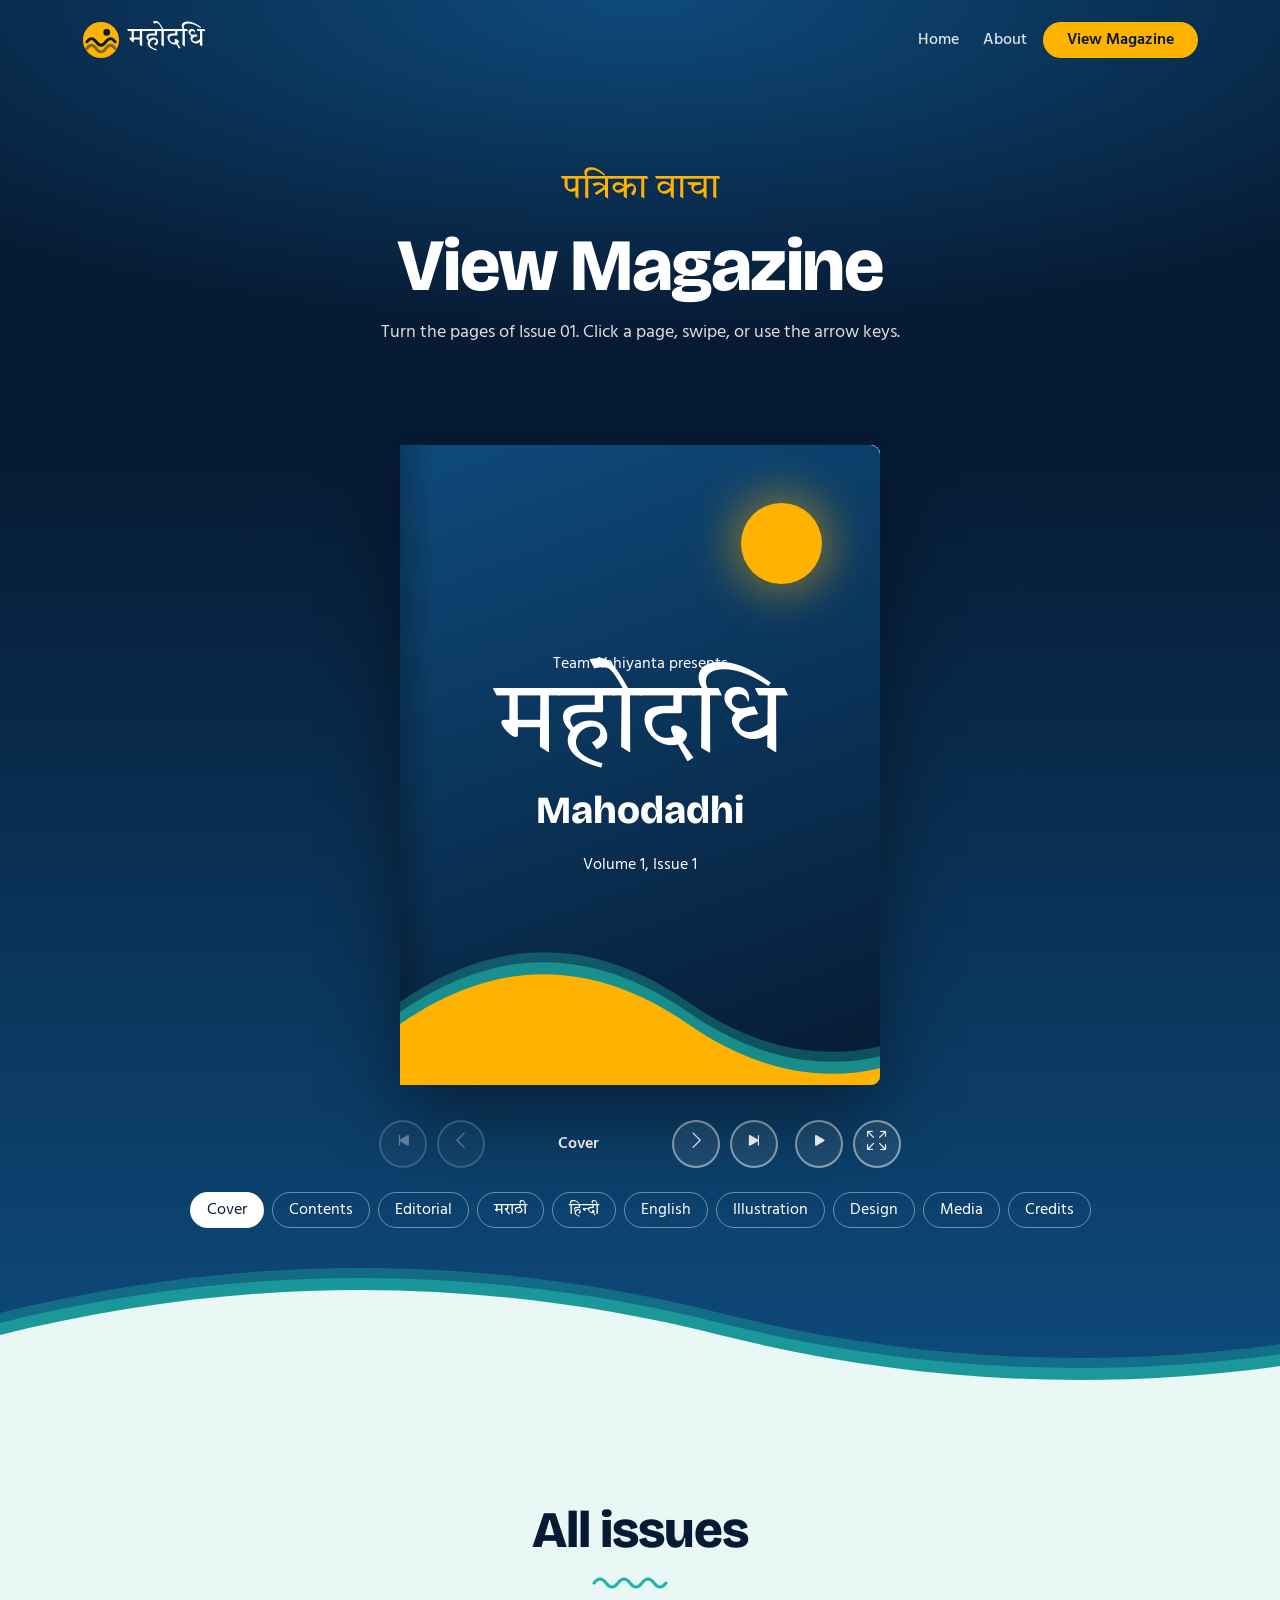
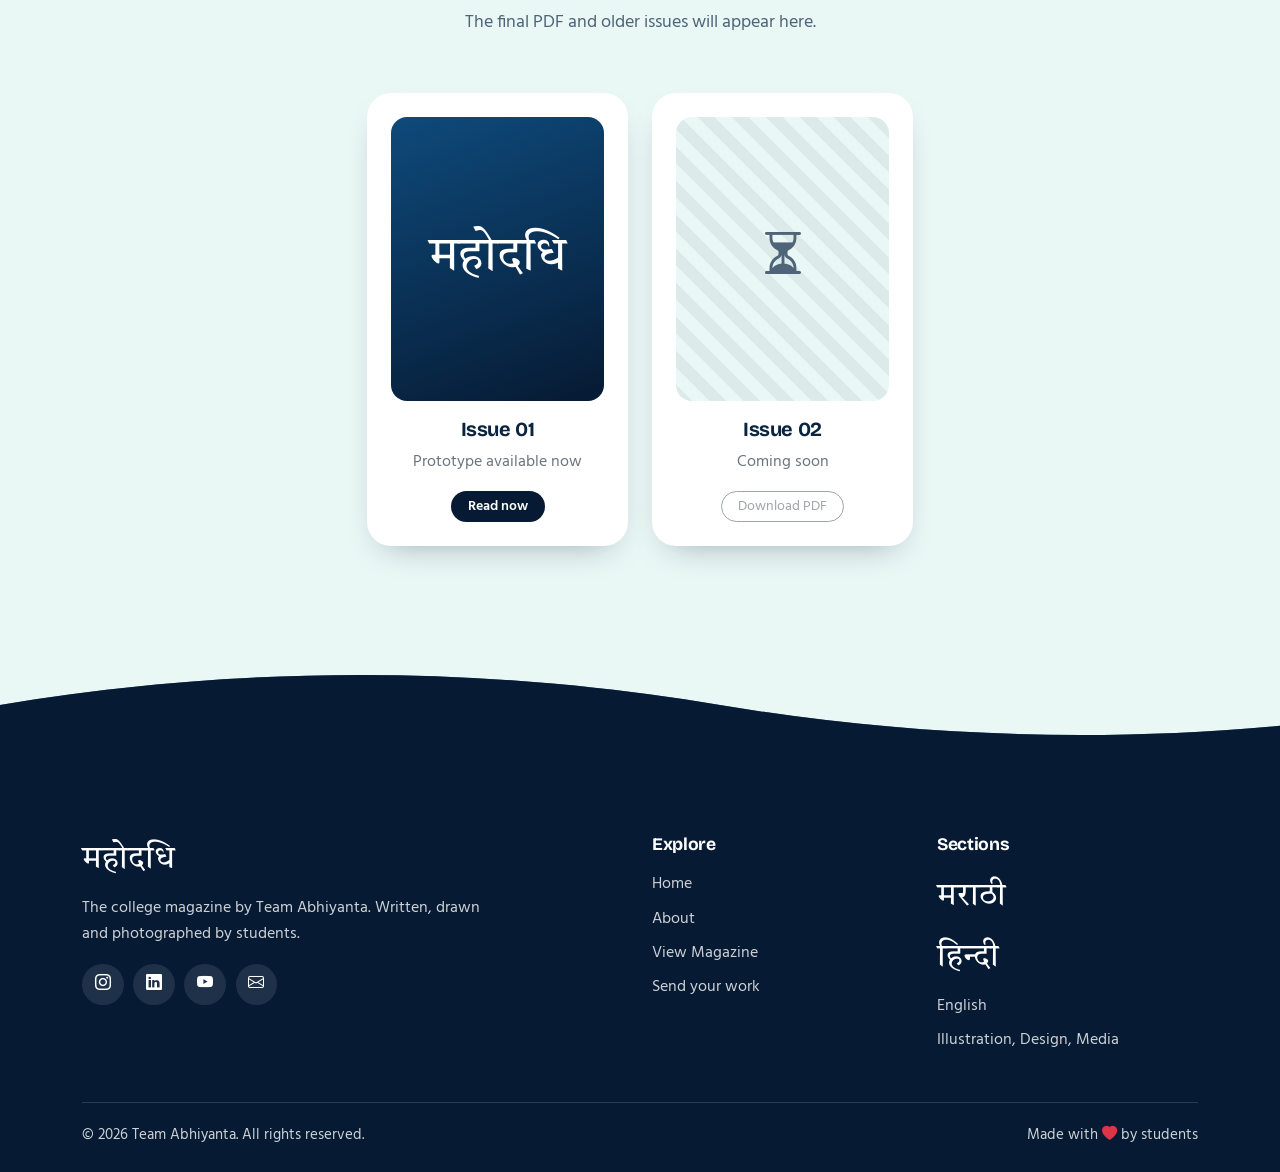
<file: magazine.html>
<!DOCTYPE html>
<html lang="en">
<head>
  <meta charset="UTF-8">
  <meta name="viewport" content="width=device-width, initial-scale=1">
  <title>View Magazine | Mahodadhi by Team Abhiyanta</title>
  <meta name="description" content="Flip through a prototype of Mahodadhi, the college magazine by Team Abhiyanta.">
  <meta name="theme-color" content="#061A33">
  <link rel="icon" href="assets/favicon.svg" type="image/svg+xml">

  <link rel="preconnect" href="https://fonts.googleapis.com">
  <link rel="preconnect" href="https://fonts.gstatic.com" crossorigin>
  <link href="https://fonts.googleapis.com/css2?family=Bricolage+Grotesque:opsz,wght@12..96,500..800&family=Hind:wght@400;500;600&family=Tiro+Devanagari+Marathi:ital@0;1&display=swap" rel="stylesheet">
  <link href="https://cdn.jsdelivr.net/npm/bootstrap@5.3.3/dist/css/bootstrap.min.css" rel="stylesheet">
  <link href="https://cdn.jsdelivr.net/npm/bootstrap-icons@1.11.3/font/bootstrap-icons.min.css" rel="stylesheet">
  <link href="css/style.css" rel="stylesheet">
  <script>document.documentElement.classList.add('js')</script>
</head>
<body>

  <div id="preloader" aria-hidden="true">
    <div class="ripples"><span></span><span></span><span></span><b>महोदधि</b></div>
  </div>
  <div id="progress"></div>

  <!-- ===== NAVBAR ===== -->
  <nav class="navbar navbar-expand-lg navbar-dark fixed-top navbar-mah" id="nav">
    <div class="container">
      <a class="navbar-brand d-flex align-items-center gap-2" href="index.html" aria-label="Mahodadhi home">
        <svg class="brand-mark" viewBox="0 0 40 40" aria-hidden="true"><circle cx="20" cy="20" r="19" fill="#FFB300"/><path d="M5 22 q5 -7 10 0 t10 0 t10 0" fill="none" stroke="#061A33" stroke-width="3" stroke-linecap="round"/><path d="M5 29 q5 -7 10 0 t10 0 t10 0" fill="none" stroke="#061A33" stroke-width="3" stroke-linecap="round" opacity=".5"/><circle cx="26" cy="12" r="3.5" fill="#061A33"/></svg>
        <span class="deva">महोदधि</span>
      </a>
      <button class="navbar-toggler" type="button" data-bs-toggle="collapse" data-bs-target="#navMenu" aria-controls="navMenu" aria-expanded="false" aria-label="Toggle navigation">
        <i class="bi bi-list"></i>
      </button>
      <div class="collapse navbar-collapse" id="navMenu">
        <ul class="navbar-nav ms-auto align-items-lg-center gap-lg-2">
          <li class="nav-item"><a class="nav-link" href="index.html">Home</a></li>
          <li class="nav-item"><a class="nav-link" href="about.html">About</a></li>
          <li class="nav-item mt-2 mt-lg-0"><a class="btn btn-mah px-4" href="magazine.html">View Magazine</a></li>
        </ul>
      </div>
    </div>
  </nav>

  <!-- ===== PAGE HERO ===== -->
  <header class="page-hero flat">
    <div class="container">
      <p class="deva reveal mb-1">पत्रिका वाचा</p>
      <h1 class="reveal" style="--d:.15s">View Magazine</h1>
      <p class="reveal" style="--d:.3s">Turn the pages of Issue 01. Click a page, swipe, or use the arrow keys.</p>
    </div>
  </header>

  <main>
    <!-- ===== FLIPBOOK VIEWER ===== -->
    <section class="viewer" id="viewer" aria-label="Magazine viewer">
      <div class="bubbles" aria-hidden="true"></div>
      <div class="container text-center">
        
        <div class="book-stage">
          <div class="book" id="book" aria-live="polite"></div>
        </div>

        <div class="ctrls" role="group" aria-label="Page controls">
          <button class="ctrl" id="firstBtn" aria-label="First page"><i class="bi bi-skip-start-fill"></i></button>
          <button class="ctrl" id="prevBtn" aria-label="Previous page"><i class="bi bi-chevron-left"></i></button>
          <span id="pageInfo" role="status">Cover</span>
          <button class="ctrl" id="nextBtn" aria-label="Next page"><i class="bi bi-chevron-right"></i></button>
          <button class="ctrl" id="lastBtn" aria-label="Last page"><i class="bi bi-skip-end-fill"></i></button>
          <button class="ctrl ms-2" id="autoBtn" aria-label="Auto play"><i class="bi bi-play-fill"></i></button>
          <button class="ctrl" id="fsBtn" aria-label="Full screen"><i class="bi bi-arrows-fullscreen"></i></button>
        </div>

        <div class="jump" id="jump" aria-label="Jump to a section"></div>
      </div>

      <div class="waves" aria-hidden="true"><div class="wave w1"></div><div class="wave w2"></div><div class="wave w3"></div></div>
    </section>

    <!-- ===== ISSUES ===== -->
    <section class="section" id="issues">
      <div class="container">
        <div class="sec-head reveal">
          <h2>All issues</h2>
          <span class="squiggle"></span>
          <p>The final PDF and older issues will appear here.</p>
        </div>
        <div class="row g-4 justify-content-center">
          <div class="col-8 col-md-4 col-lg-3 reveal">
            <div class="issue-card" data-tilt="6">
              <div class="thumb deva">महोदधि</div>
              <h3 class="h5 fw-bold">Issue 01</h3>
              <p class="text-secondary mb-3">Prototype available now</p>
              <a href="#viewer" class="btn btn-ink btn-sm px-3">Read now</a>
            </div>
          </div>
          <div class="col-8 col-md-4 col-lg-3 reveal" style="--d:.1s">
            <div class="issue-card">
              <div class="thumb soon"><i class="bi bi-hourglass-split"></i></div>
              <h3 class="h5 fw-bold">Issue 02</h3>
              <p class="text-secondary mb-3">Coming soon</p>
              <button class="btn btn-outline-secondary btn-sm px-3 rounded-pill" disabled>Download PDF</button>
            </div>
          </div>
        </div>
      </div>
    </section>
  </main>

  <!-- ===== FOOTER ===== -->
  <footer class="footer">
    <div class="waves" aria-hidden="true"><div class="wave wd1"></div><div class="wave wd2"></div></div>
    <div class="container">
      <div class="row g-4">
        <div class="col-lg-5">
          <div class="deva">महोदधि</div>
          <p class="mt-2 mb-3" style="max-width:26rem">The college magazine by Team Abhiyanta. Written, drawn and photographed by students.</p>
          <div class="social-row">
            <a href="#" aria-label="Instagram"><i class="bi bi-instagram"></i></a>
            <a href="#" aria-label="LinkedIn"><i class="bi bi-linkedin"></i></a>
            <a href="#" aria-label="YouTube"><i class="bi bi-youtube"></i></a>
            <a href="#" aria-label="Email"><i class="bi bi-envelope"></i></a>
          </div>
        </div>
        <div class="col-6 col-lg-3 offset-lg-1">
          <h4>Explore</h4>
          <ul>
            <li><a href="index.html">Home</a></li>
            <li><a href="about.html">About</a></li>
            <li><a href="magazine.html">View Magazine</a></li>
            <li><a href="index.html#submit">Send your work</a></li>
          </ul>
        </div>
        <div class="col-6 col-lg-3">
          <h4>Sections</h4>
          <ul>
            <li><a href="about.html#team" class="deva">मराठी</a></li>
            <li><a href="about.html#team" class="deva">हिन्दी</a></li>
            <li><a href="about.html#team">English</a></li>
            <li><a href="about.html#team">Illustration, Design, Media</a></li>
          </ul>
        </div>
      </div>
      <div class="footer-bottom d-flex flex-wrap justify-content-between gap-2">
        <span>&copy; <span id="year">2026</span> Team Abhiyanta. All rights reserved.</span>
        <span>Made with <i class="bi bi-heart-fill text-danger"></i> by students</span>
      </div>
    </div>
  </footer>

  <button class="to-top" id="toTop" aria-label="Back to top"><i class="bi bi-arrow-up"></i></button>

  <script src="https://cdn.jsdelivr.net/npm/bootstrap@5.3.3/dist/js/bootstrap.bundle.min.js"></script>
  <script src="js/main.js"></script>
  <script src="js/magazine.js"></script>
</body>
</html>
</file>
<file: css/style.css>
/* =====================================================
   Mahodadhi — Team Abhiyanta
   Theme: deep ocean + marigold (genda phool)
   ===================================================== */

:root {
  --abyss: #061A33;
  --tide: #0E4A7B;
  --lagoon: #1FB5A8;
  --seaglass: #E9F7F5;
  --marigold: #FFB300;
  --coral: #F2634A;
  --violet: #7B61FF;
  --rose: #E8508B;
  --ink: #0B2540;
  --muted: #4F6478;
  --paper: #FBF8F1;
  --radius: 1.5rem;
  --ease: cubic-bezier(.2, .7, .2, 1);
}

/* ---------- Base ---------- */
html { scroll-behavior: smooth; }
body {
  font-family: 'Hind', system-ui, sans-serif;
  color: var(--ink);
  background: var(--seaglass);
  overflow-x: hidden;
  line-height: 1.65;
}
h1, h2, h3, h4, h5, h6, .display-font {
  font-family: 'Bricolage Grotesque', 'Hind', sans-serif;
  letter-spacing: -.02em;
}
.deva { font-family: 'Tiro Devanagari Marathi', 'Hind', serif; letter-spacing: 0; }
.text-lagoon { color: var(--lagoon); }
.text-marigold { color: var(--marigold); }
section[id] { scroll-margin-top: 80px; }
:focus-visible { outline: 3px solid var(--marigold); outline-offset: 3px; }
::selection { background: var(--marigold); color: var(--abyss); }

/* ---------- Preloader ---------- */
#preloader {
  position: fixed; inset: 0; z-index: 3000;
  background: var(--abyss);
  display: grid; place-items: center;
  transition: opacity .7s ease, visibility .7s ease;
}
#preloader.done { opacity: 0; visibility: hidden; }
.ripples { position: relative; width: 170px; height: 170px; display: grid; place-items: center; }
.ripples span {
  position: absolute; inset: 0; border-radius: 50%;
  border: 2px solid var(--lagoon);
  animation: ripple 1.8s ease-out infinite;
}
.ripples span:nth-child(2) { animation-delay: .6s; }
.ripples span:nth-child(3) { animation-delay: 1.2s; }
.ripples b { font-family: 'Tiro Devanagari Marathi', serif; font-weight: 400; font-size: 2.2rem; color: var(--marigold); }
@keyframes ripple { from { transform: scale(.2); opacity: 1; } to { transform: scale(1.3); opacity: 0; } }

/* ---------- Scroll progress + back to top ---------- */
#progress {
  position: fixed; top: 0; left: 0; height: 4px; width: 0; z-index: 2500;
  background: linear-gradient(90deg, var(--lagoon), var(--marigold));
}
.to-top {
  position: fixed; right: 1.25rem; bottom: 1.25rem; z-index: 1500;
  width: 3rem; height: 3rem; border: 0; border-radius: 50%;
  background: var(--marigold); color: var(--abyss); font-size: 1.3rem;
  box-shadow: 0 10px 24px -8px rgba(0,0,0,.5);
  opacity: 0; transform: translateY(20px); pointer-events: none;
  transition: .4s var(--ease);
}
.to-top.show { opacity: 1; transform: none; pointer-events: auto; }
.to-top:hover { transform: translateY(-4px); }

/* ---------- Navbar ---------- */
.navbar-mah { padding: 1rem 0; transition: background .4s, padding .4s, box-shadow .4s; }
.navbar-mah.scrolled {
  background: rgba(6, 26, 51, .9);
  backdrop-filter: blur(12px);
  padding: .5rem 0;
  box-shadow: 0 8px 30px -12px rgba(0,0,0,.6);
}
.brand-mark { width: 38px; height: 38px; transition: transform .8s var(--ease); }
.navbar-brand:hover .brand-mark { transform: rotate(360deg); }
.navbar-brand .deva { font-size: 1.7rem; color: #fff; line-height: 1; }
.navbar-toggler { border: 0; color: #fff; font-size: 2rem; line-height: 1; padding: .1rem .4rem; }
.navbar-toggler:focus { box-shadow: 0 0 0 3px var(--marigold); }
.navbar-mah .nav-link { color: rgba(255,255,255,.85); font-weight: 500; position: relative; padding: .5rem 1rem; }
.navbar-mah .nav-link::after {
  content: ""; position: absolute; left: 1rem; right: 1rem; bottom: .2rem; height: 3px; border-radius: 3px;
  background: var(--marigold); transform: scaleX(0); transform-origin: left; transition: transform .35s var(--ease);
}
.navbar-mah .nav-link:hover, .navbar-mah .nav-link.active { color: #fff; }
.navbar-mah .nav-link:hover::after, .navbar-mah .nav-link.active::after { transform: scaleX(1); }
@media (max-width: 991.98px) {
  .navbar-mah .navbar-collapse {
    background: rgba(6, 26, 51, .97); border-radius: 1rem; padding: 1rem 1.25rem; margin-top: .75rem;
  }
}

/* ---------- Buttons ---------- */
.btn-mah {
  background: var(--marigold); color: var(--abyss); font-weight: 600; border: 0; border-radius: 50rem;
  position: relative; overflow: hidden; transition: transform .3s var(--ease), box-shadow .3s;
}
.btn-mah::after {
  content: ""; position: absolute; inset: 0;
  background: linear-gradient(110deg, transparent 30%, rgba(255,255,255,.7) 50%, transparent 70%);
  transform: translateX(-120%);
}
.btn-mah:hover { background: var(--marigold); color: var(--abyss); transform: translateY(-3px); box-shadow: 0 14px 26px -10px rgba(255,179,0,.7); }
.btn-mah:hover::after { transform: translateX(120%); transition: transform .8s; }
.btn-ghost {
  border: 2px solid rgba(255,255,255,.65); color: #fff; border-radius: 50rem; font-weight: 600;
  transition: .3s var(--ease);
}
.btn-ghost:hover { background: #fff; color: var(--abyss); transform: translateY(-3px); }
.btn-ink { background: var(--abyss); color: #fff; border-radius: 50rem; font-weight: 600; transition: .3s var(--ease); }
.btn-ink:hover { background: var(--tide); color: #fff; transform: translateY(-3px); }

/* ---------- Waves (pure CSS, reusable) ---------- */
.waves { position: absolute; left: 0; right: 0; bottom: 0; height: 150px; z-index: 2; pointer-events: none; }
.wave {
  position: absolute; left: 0; right: 0; bottom: 0; height: 100%;
  background-repeat: repeat-x; background-size: 1440px 100%;
}
.w1, .w2 { background-image: url("data:image/svg+xml,%3Csvg xmlns='http://www.w3.org/2000/svg' viewBox='0 0 1440 200' preserveAspectRatio='none'%3E%3Cpath fill='%231FB5A8' d='M0,100 C240,20 480,20 720,100 S1200,180 1440,100 V200 H0 Z'/%3E%3C/svg%3E"); }
.w3 { background-image: url("data:image/svg+xml,%3Csvg xmlns='http://www.w3.org/2000/svg' viewBox='0 0 1440 200' preserveAspectRatio='none'%3E%3Cpath fill='%23E9F7F5' d='M0,100 C240,20 480,20 720,100 S1200,180 1440,100 V200 H0 Z'/%3E%3C/svg%3E"); }
.wd1 { background-image: url("data:image/svg+xml,%3Csvg xmlns='http://www.w3.org/2000/svg' viewBox='0 0 1440 200' preserveAspectRatio='none'%3E%3Cpath fill='%230E4A7B' d='M0,100 C240,20 480,20 720,100 S1200,180 1440,100 V200 H0 Z'/%3E%3C/svg%3E"); }
.wd2 { background-image: url("data:image/svg+xml,%3Csvg xmlns='http://www.w3.org/2000/svg' viewBox='0 0 1440 200' preserveAspectRatio='none'%3E%3Cpath fill='%23061A33' d='M0,100 C240,20 480,20 720,100 S1200,180 1440,100 V200 H0 Z'/%3E%3C/svg%3E"); }
.w1 { opacity: .35; animation: drift 20s linear infinite; }
.w2 { opacity: .6; bottom: -10px; animation: drift 13s linear infinite reverse; }
.w3 { bottom: -22px; animation: drift 9s linear infinite; }
.wd1 { opacity: .7; animation: drift 14s linear infinite reverse; }
.wd2 { bottom: -22px; animation: drift 10s linear infinite; }
@keyframes drift { to { background-position-x: var(--wave-w, 1440px); } }
@media (max-width: 575.98px) {
  .waves { height: 100px; }
  .wave { background-size: 720px 100%; --wave-w: 720px; }
}

/* ---------- Bubbles ---------- */
.bubbles { position: absolute; inset: 0; overflow: hidden; z-index: 1; pointer-events: none; }
.bubble {
  position: absolute; bottom: -60px; border-radius: 50%;
  border: 1px solid rgba(255,255,255,.35);
  background: radial-gradient(circle at 30% 30%, rgba(255,255,255,.4), rgba(255,255,255,0) 70%);
  animation: bubble linear infinite;
}
@keyframes bubble {
  0% { transform: translate(0, 0); opacity: 0; }
  10% { opacity: .9; }
  100% { transform: translate(var(--sway, 30px), -110vh); opacity: 0; }
}

/* ---------- Hero ---------- */
.hero {
  position: relative; overflow: hidden; color: #fff;
  min-height: 100vh; min-height: 100svh;
  display: flex; align-items: center;
  padding: 8rem 0 10rem;
  background: radial-gradient(120% 90% at 75% 0%, var(--tide) 0%, var(--abyss) 62%);
}
.hero .container { position: relative; z-index: 3; }
.hero-kicker { display: inline-flex; align-items: center; gap: .75rem; font-weight: 500; color: rgba(255,255,255,.8); margin-bottom: .5rem; }
.hero-kicker::before { content: ""; width: 42px; height: 3px; border-radius: 3px; background: var(--marigold); }
.hero-title {
  position: relative; display: inline-block; margin: 0; line-height: 1.05;
  font-family: 'Tiro Devanagari Marathi', serif; font-weight: 400;
  font-size: clamp(4.2rem, 17vw, 11.5rem);
}
.hero-title .outline { color: transparent; -webkit-text-stroke: 1.5px rgba(255,255,255,.5); }
.hero-title .fill {
  position: absolute; inset: 0;
  background: linear-gradient(180deg, #9CF3E8 0%, var(--lagoon) 50%, var(--tide) 100%);
  -webkit-background-clip: text; background-clip: text; color: transparent;
  clip-path: inset(100% 0 0 0);
  animation: rise 3.4s cubic-bezier(.45, 0, .2, 1) 1.1s forwards;
}
@keyframes rise { to { clip-path: inset(-5% 0 -5% 0); } }
.hero-en { font-size: clamp(1.6rem, 4vw, 2.6rem); font-weight: 700; margin: .25rem 0 1rem; }
.hero-lead { font-size: clamp(1.05rem, 2vw, 1.4rem); color: rgba(255,255,255,.88); max-width: 34rem; }
.swap-word { display: inline-block; color: var(--marigold); font-weight: 600; min-width: 5ch; }
.swap-word.in { animation: swapIn .6s var(--ease); }
@keyframes swapIn { from { opacity: 0; transform: translateY(60%); } to { opacity: 1; transform: none; } }
.hero-art { max-width: 460px; margin: 0 auto; }
.hero-art svg { width: 100%; height: auto; overflow: visible; }
.hero-art [data-depth] { transition: transform .4s ease-out; }
.sun-ring { transform-origin: 200px 190px; animation: spin 40s linear infinite; }
.boat { transform-origin: 200px 320px; animation: bob 5s ease-in-out infinite; }
@keyframes spin { to { transform: rotate(360deg); } }
@keyframes bob { 0%,100% { transform: translateY(0) rotate(-2deg); } 50% { transform: translateY(-10px) rotate(2deg); } }
.scroll-cue { position: absolute; left: 50%; bottom: 6.5rem; z-index: 3; transform: translateX(-50%); color: #fff; font-size: 1.6rem; animation: nudge 1.8s ease-in-out infinite; }
@keyframes nudge { 50% { transform: translate(-50%, 10px); } }
@media (max-width: 991.98px) { .hero { text-align: center; padding-top: 7rem; } .hero-lead { margin-inline: auto; } .hero-kicker { justify-content: center; } .scroll-cue { display: none; } }

/* Inner page hero */
.page-hero {
  position: relative; overflow: hidden; color: #fff; text-align: center;
  padding: 10rem 0 9rem;
  background: radial-gradient(120% 120% at 50% 0%, var(--tide) 0%, var(--abyss) 65%);
}
.page-hero.flat { padding-bottom: 4rem; }
.page-hero .container { position: relative; z-index: 3; }
.page-hero h1 { font-size: clamp(2.4rem, 7vw, 4.6rem); font-weight: 800; }
.page-hero .deva { font-size: clamp(1.4rem, 3.5vw, 2.2rem); color: var(--marigold); }
.page-hero p { color: rgba(255,255,255,.85); max-width: 40rem; margin-inline: auto; font-size: 1.15rem; }

/* ---------- Marquee ---------- */
.marquee { background: var(--abyss); color: #fff; overflow: hidden; white-space: nowrap; padding: 1.1rem 0; position: relative; z-index: 3; }
.marquee-track { display: inline-flex; animation: marquee 38s linear infinite; }
.marquee:hover .marquee-track { animation-play-state: paused; }
.marquee-track span { display: inline-flex; align-items: center; gap: 1rem; padding-right: 2.5rem; font-size: 1.25rem; }
.marquee-track i { color: var(--marigold); }
@keyframes marquee { to { transform: translateX(-50%); } }

/* ---------- Sections ---------- */
.section { padding: clamp(4rem, 9vw, 7rem) 0; position: relative; }
.section-dark { background: var(--abyss); color: #fff; overflow: hidden; }
.section-white { background: #fff; }
.sec-head { max-width: 40rem; margin: 0 auto 3.5rem; text-align: center; }
.sec-head h2 { font-size: clamp(2rem, 5vw, 3.2rem); font-weight: 800; color: var(--abyss); }
.sec-head p { color: var(--muted); font-size: 1.1rem; margin: 0; }
.section-dark .sec-head h2 { color: #fff; }
.section-dark .sec-head p { color: rgba(255,255,255,.75); }
.squiggle {
  display: block; width: 96px; height: 14px; margin: .9rem auto 1.1rem;
  background: url("data:image/svg+xml,%3Csvg xmlns='http://www.w3.org/2000/svg' viewBox='0 0 96 14'%3E%3Cpath d='M2 7 q6 -8 12 0 t12 0 t12 0 t12 0 t12 0 t12 0' fill='none' stroke='%231FB5A8' stroke-width='3' stroke-linecap='round'/%3E%3C/svg%3E") center / contain no-repeat;
}
.squiggle.gold { background-image: url("data:image/svg+xml,%3Csvg xmlns='http://www.w3.org/2000/svg' viewBox='0 0 96 14'%3E%3Cpath d='M2 7 q6 -8 12 0 t12 0 t12 0 t12 0 t12 0 t12 0' fill='none' stroke='%23FFB300' stroke-width='3' stroke-linecap='round'/%3E%3C/svg%3E"); }

/* ---------- Scroll reveal ---------- */
.js .reveal {
  opacity: 0; transform: translateY(34px);
  transition: opacity .9s var(--ease), transform .9s var(--ease);
  transition-delay: var(--d, 0s);
}
.js .reveal.left { transform: translateX(-46px); }
.js .reveal.right { transform: translateX(46px); }
.js .reveal.zoom { transform: scale(.88); }
.js .reveal.in { opacity: 1; transform: none; }

/* ---------- Section cards ---------- */
.sec-card {
  --c: var(--lagoon);
  position: relative; height: 100%; overflow: hidden;
  background: #fff; border-radius: var(--radius); padding: 2rem 1.75rem;
  box-shadow: 0 14px 34px -16px rgba(6,26,51,.35);
  transition: transform .35s var(--ease), box-shadow .35s;
}
.sec-card::before {
  content: ""; position: absolute; width: 240px; height: 240px; border-radius: 50%;
  background: var(--c); opacity: .13; right: -90px; top: -90px;
  transition: transform .7s var(--ease);
}
.sec-card:hover::before { transform: scale(3.4); }
.sec-card:hover { box-shadow: 0 24px 40px -18px rgba(6,26,51,.45); }
.sec-card .icon {
  position: relative; width: 3.5rem; height: 3.5rem; border-radius: 1rem; margin-bottom: 1.25rem;
  background: var(--c); color: #fff; display: grid; place-items: center; font-size: 1.55rem;
  transition: transform .5s var(--ease);
}
.sec-card:hover .icon { transform: rotate(-10deg) scale(1.1); }
.sec-card h3 { position: relative; font-size: 1.7rem; font-weight: 700; margin-bottom: .1rem; }
.sec-card .sub { position: relative; color: var(--c); font-weight: 600; margin-bottom: .75rem; }
.sec-card p { position: relative; color: var(--muted); margin: 0; }

/* ---------- Stats ---------- */
.stat { text-align: center; padding: 1rem; }
.stat .num { font-family: 'Bricolage Grotesque', sans-serif; font-weight: 800; font-size: clamp(2.8rem, 8vw, 4.5rem); line-height: 1; color: var(--marigold); }
.stat .lbl { color: rgba(255,255,255,.8); font-size: 1.05rem; }

/* ---------- 3D cover teaser ---------- */
.cover-scene { perspective: 1200px; display: grid; place-items: center; padding: 1rem; }
.cover3d {
  position: relative; width: min(300px, 70vw); aspect-ratio: 3 / 4; border-radius: .5rem .9rem .9rem .5rem;
  background: linear-gradient(160deg, var(--tide), var(--abyss));
  color: #fff; overflow: hidden; text-align: center;
  display: flex; flex-direction: column; align-items: center; justify-content: center;
  transform: rotateY(-22deg) rotateX(6deg);
  box-shadow: -18px 24px 45px -12px rgba(6,26,51,.55), inset 8px 0 0 rgba(255,255,255,.08);
  transition: transform .5s var(--ease);
  animation: floaty 6s ease-in-out infinite;
}
.cover3d::before { content: ""; position: absolute; left: 0; top: 0; bottom: 0; width: 14px; background: linear-gradient(90deg, rgba(0,0,0,.45), transparent); }
.cover3d .sun { position: absolute; top: 12%; right: 14%; width: 22%; aspect-ratio: 1; border-radius: 50%; background: var(--marigold); box-shadow: 0 0 40px 8px rgba(255,179,0,.45); }
.cover3d .deva { font-size: clamp(3rem, 11vw, 4.2rem); line-height: 1; position: relative; }
.cover3d small { position: relative; opacity: .85; }
.cover3d .waves { height: 30%; }
.cover3d .wave { background-size: 600px 100%; --wave-w: 600px; }
@keyframes floaty { 50% { translate: 0 -12px; } }

/* ---------- Form ---------- */
.form-card { background: #fff; border-radius: var(--radius); padding: clamp(1.5rem, 4vw, 2.5rem); box-shadow: 0 24px 50px -24px rgba(6,26,51,.45); }
.form-control, .form-select { border-radius: .9rem; border: 2px solid #D5E6E4; padding: .7rem 1rem; background-color: #FBFEFD; }
.form-control:focus, .form-select:focus { border-color: var(--lagoon); box-shadow: 0 0 0 .25rem rgba(31,181,168,.25); }
.form-label { font-weight: 600; }
.bottle-note { display: flex; gap: 1rem; align-items: flex-start; margin-bottom: 1.25rem; }
.bottle-note i { font-size: 1.4rem; width: 3rem; height: 3rem; border-radius: 50%; background: var(--abyss); color: var(--marigold); display: grid; place-items: center; flex: none; }

/* ---------- About: story, timeline, team ---------- */
.pill {
  display: inline-block; padding: .35rem 1.1rem; border-radius: 50rem; font-weight: 600;
  background: #fff; border: 2px solid var(--lagoon); margin: 0 .4rem .6rem 0; transition: .3s var(--ease);
}
.pill:hover { background: var(--lagoon); color: #fff; transform: translateY(-3px) rotate(-2deg); }
.value { display: flex; gap: 1rem; margin-bottom: 1.5rem; }
.value i { flex: none; width: 3rem; height: 3rem; border-radius: 1rem; display: grid; place-items: center; font-size: 1.3rem; background: var(--abyss); color: var(--marigold); }
.value h3 { font-size: 1.2rem; margin: 0 0 .15rem; font-weight: 700; }
.value p { margin: 0; color: var(--muted); }

.timeline { position: relative; }
.timeline::before { content: ""; position: absolute; left: 1.45rem; top: 1rem; bottom: 1rem; width: 3px; border-radius: 3px; background: linear-gradient(var(--lagoon), var(--marigold)); }
.tl-item { position: relative; padding-left: 4.5rem; margin-bottom: 2.2rem; }
.tl-dot {
  position: absolute; left: 0; top: 0; width: 2.95rem; height: 2.95rem; border-radius: 50%;
  display: grid; place-items: center; background: var(--abyss); color: var(--marigold);
  font-family: 'Bricolage Grotesque', sans-serif; font-weight: 800; box-shadow: 0 0 0 6px var(--seaglass);
}
.tl-item h3 { font-size: 1.3rem; font-weight: 700; margin-bottom: .2rem; }
.tl-item p { margin: 0; color: var(--muted); }

.filter-bar { display: flex; flex-wrap: wrap; gap: .6rem; justify-content: center; margin-bottom: 2.5rem; }
.filter-btn {
  border: 2px solid var(--abyss); background: transparent; color: var(--abyss);
  padding: .4rem 1.2rem; border-radius: 50rem; font-weight: 600; transition: .3s var(--ease);
}
.filter-btn:hover { transform: translateY(-3px); }
.filter-btn.active { background: var(--abyss); color: #fff; }
.member {
  --c: var(--lagoon);
  height: 100%; background: #fff; border-radius: var(--radius); padding: 1.75rem 1.25rem; text-align: center;
  box-shadow: 0 14px 34px -18px rgba(6,26,51,.4); transition: transform .35s var(--ease), box-shadow .35s;
}
.member:hover { transform: translateY(-8px); box-shadow: 0 24px 40px -20px rgba(6,26,51,.5); }
.avatar {
  position: relative; width: 98px; height: 98px; margin: 0 auto 1rem; border-radius: 50%;
  display: grid; place-items: center; color: #fff; font: 800 1.9rem 'Bricolage Grotesque', sans-serif;
  background: linear-gradient(135deg, var(--c), var(--abyss) 170%);
}
.avatar::after { content: ""; position: absolute; inset: -7px; border-radius: 50%; border: 2px dashed var(--c); opacity: 0; transition: opacity .3s; }
.member:hover .avatar::after { opacity: 1; animation: spin 8s linear infinite; }
.member h3 { font-size: 1.2rem; font-weight: 700; margin-bottom: .15rem; }
.member .role { color: var(--muted); margin-bottom: .6rem; font-size: .98rem; }
.member .tag { display: inline-block; padding: .15rem .8rem; border-radius: 50rem; font-size: .85rem; font-weight: 600; background: color-mix(in srgb, var(--c) 16%, white); color: var(--ink); }
.member .social { display: flex; justify-content: center; gap: .7rem; margin-top: .9rem; opacity: 0; transform: translateY(8px); transition: .35s var(--ease); }
.member .social a { color: var(--abyss); font-size: 1.1rem; }
.member .social a:hover { color: var(--c); }
.member:hover .social { opacity: 1; transform: none; }
@media (hover: none) { .member .social { opacity: 1; transform: none; } }
.member.lead { padding: 2.2rem 1.5rem; }
.member.lead .avatar { width: 116px; height: 116px; font-size: 2.2rem; }
.pop { animation: pop .55s var(--ease) both; }
@keyframes pop { from { opacity: 0; transform: scale(.85) translateY(24px); } to { opacity: 1; transform: none; } }
.cta-band { background: linear-gradient(120deg, var(--tide), var(--abyss)); color: #fff; border-radius: 2rem; padding: clamp(2rem, 6vw, 4rem); text-align: center; position: relative; overflow: hidden; }
.cta-band h2 { font-weight: 800; font-size: clamp(1.8rem, 4.5vw, 2.8rem); }

/* ---------- Footer ---------- */
.footer { position: relative; background: var(--abyss); color: rgba(255,255,255,.8); padding: 5rem 0 1.5rem; margin-top: 6rem; }
.footer .waves { bottom: auto; top: -99px; height: 100px; }
.footer .wave { bottom: 0; }
.footer h4 { color: #fff; font-size: 1.1rem; font-weight: 700; margin-bottom: 1rem; }
.footer a { color: rgba(255,255,255,.8); text-decoration: none; transition: color .25s, padding .25s; }
.footer a:hover { color: var(--marigold); }
.footer ul { list-style: none; padding: 0; margin: 0; }
.footer li { margin-bottom: .5rem; }
.footer li a:hover { padding-left: .35rem; }
.footer .deva { font-size: 2rem; color: #fff; }
.social-row { display: flex; gap: .6rem; }
.social-row a {
  width: 2.6rem; height: 2.6rem; border-radius: 50%; display: grid; place-items: center;
  background: rgba(255,255,255,.1); color: #fff; transition: .3s var(--ease);
}
.social-row a:hover { background: var(--marigold); color: var(--abyss); transform: translateY(-4px) rotate(8deg); }
.footer-bottom { border-top: 1px solid rgba(255,255,255,.15); margin-top: 2.5rem; padding-top: 1.25rem; font-size: .95rem; }

/* =====================================================
   Magazine viewer (flipbook prototype)
   ===================================================== */
.viewer {
  position: relative; overflow: hidden; color: #fff;
  background: linear-gradient(180deg, var(--abyss) 0%, var(--tide) 100%);
  padding: 1rem 0 10rem;
}
.viewer .container { position: relative; z-index: 3; }
.proto-note {
  display: inline-flex; gap: .6rem; align-items: center; margin-bottom: 2rem;
  padding: .45rem 1.1rem; border-radius: 50rem; background: rgba(255,179,0,.15); color: var(--marigold); border: 1px solid rgba(255,179,0,.5);
}
.book-stage { display: grid; place-items: center; min-height: 200px; }
.book {
  position: relative; perspective: 2400px;
  width: min(92vw, 117vh, 960px); aspect-ratio: 3 / 2;
  transition: transform .9s var(--ease);
  filter: drop-shadow(0 30px 40px rgba(0,0,0,.45));
}
.book.single { width: min(88vw, 56vh, 420px); aspect-ratio: 3 / 4; }
.book.at-start { transform: translateX(-25%); }
.book.at-end { transform: translateX(25%); }
.book.single.at-start, .book.single.at-end { transform: none; }
.leaf {
  position: absolute; top: 0; left: 50%; width: 50%; height: 100%;
  transform-origin: left center; transform-style: preserve-3d; cursor: pointer;
  transition: transform 1.1s cubic-bezier(.645,.045,.355,1), z-index 0s linear .55s;
}
.book.single .leaf { left: 0; width: 100%; }
.leaf.flipped { transform: rotateY(-180deg); }
.face {
  position: absolute; inset: 0; overflow: hidden;
  backface-visibility: hidden; -webkit-backface-visibility: hidden;
  container-type: inline-size;
}
.face.front { border-radius: 0 .6rem .6rem 0; }
.face.back { transform: rotateY(180deg); border-radius: .6rem 0 0 .6rem; }
.book.single .face.front { border-radius: .4rem .6rem .6rem .4rem; }
.face.front::after, .face.back::after { content: ""; position: absolute; inset: 0; pointer-events: none; }
.face.front::after { background: linear-gradient(90deg, rgba(0,0,0,.22), transparent 7%); }
.face.back::after { background: linear-gradient(270deg, rgba(0,0,0,.22), transparent 7%); }

/* page content (sizes scale with page width using cqw) */
.pg {
  position: relative; width: 100%; height: 100%; padding: 9cqw 9cqw 11cqw; overflow: hidden;
  background: var(--paper); color: #1B2A3A; font-size: 3.7cqw; line-height: 1.5;
  display: flex; flex-direction: column;
}
.pg h3 { font-size: 8.5cqw; font-weight: 800; line-height: 1.1; margin: 0 0 3cqw; color: var(--abyss); }
.pg h3.deva { font-weight: 400; }
.pg p { margin: 0 0 3cqw; }
.pg .tag { display: inline-block; align-self: flex-start; padding: .3cqw 3cqw; border-radius: 10cqw; background: var(--c, var(--lagoon)); color: #fff; font-size: 3cqw; margin-bottom: 4cqw; }
.pg .folio { position: absolute; bottom: 4.5cqw; font-size: 3cqw; opacity: .55; }
.face.front .folio { right: 9cqw; }
.face.back .folio { left: 9cqw; }
.pg.center { justify-content: center; text-align: center; align-items: center; }
.pg .poem { font-size: 4.3cqw; line-height: 1.7; padding-left: 4cqw; border-left: 1.2cqw solid var(--c, var(--lagoon)); margin: 2cqw 0 4cqw; }
.pg .by { font-size: 3.1cqw; color: var(--muted); }
.pg.cover { background: linear-gradient(160deg, var(--tide), var(--abyss)); color: #fff; justify-content: center; align-items: center; text-align: center; padding: 9cqw; }
.pg.cover .deva { font-size: 21cqw; line-height: 1; color: #fff; }
.pg.cover .en { font-size: 8cqw; font-weight: 800; margin: 1cqw 0 3cqw; font-family: 'Bricolage Grotesque', sans-serif; }
.pg.cover .sun { position: absolute; top: 9%; right: 12%; width: 17cqw; aspect-ratio: 1; border-radius: 50%; background: var(--marigold); box-shadow: 0 0 9cqw 2cqw rgba(255,179,0,.45); }
.pg.cover .waves { height: 26%; }
.pg.cover .wave { background-size: 120cqw 100%; --wave-w: 120cqw; }
.pg.cover .waves .w3 { background-image: url("data:image/svg+xml,%3Csvg xmlns='http://www.w3.org/2000/svg' viewBox='0 0 1440 200' preserveAspectRatio='none'%3E%3Cpath fill='%23FFB300' d='M0,100 C240,20 480,20 720,100 S1200,180 1440,100 V200 H0 Z'/%3E%3C/svg%3E"); }
.pg.back-cover { background: linear-gradient(200deg, var(--abyss), var(--tide)); color: #fff; justify-content: center; align-items: center; text-align: center; }
.pg.back-cover h3 { color: #fff; }
.toc { list-style: none; padding: 0; margin: 2cqw 0 0; }
.toc li { display: flex; justify-content: space-between; gap: 2cqw; padding: 2.2cqw 0; border-bottom: .4cqw dashed #B9CAD0; cursor: pointer; transition: padding .3s; font-size: 4cqw; }
.toc li:hover { padding-left: 2.5cqw; color: var(--tide); }
.swatches { display: grid; grid-template-columns: repeat(3, 1fr); gap: 3cqw; margin: 2cqw 0 4cqw; }
.swatches span { aspect-ratio: 1; border-radius: 3cqw; display: grid; place-items: end start; padding: 1.5cqw 2cqw; font-size: 2.6cqw; color: #fff; }
.specimen { font-family: 'Bricolage Grotesque', sans-serif; font-size: 20cqw; font-weight: 800; line-height: 1; color: var(--abyss); }
.frames { display: grid; grid-template-columns: 1fr 1fr; gap: 3cqw; }
.frames div { aspect-ratio: 4 / 3; border-radius: 3cqw; display: grid; place-items: center; color: #fff; font-size: 9cqw; }
.frames div:last-child { grid-column: span 2; aspect-ratio: 16 / 7; }
.credits { columns: 2; column-gap: 5cqw; font-size: 3.3cqw; }
.credits b { display: block; color: var(--abyss); }
.credits div { break-inside: avoid; margin-bottom: 3cqw; }

.ctrls { display: flex; flex-wrap: wrap; justify-content: center; align-items: center; gap: .6rem; margin-top: 2.2rem; }
.ctrl {
  width: 3rem; height: 3rem; border-radius: 50%; border: 2px solid rgba(255,255,255,.5); background: rgba(255,255,255,.08);
  color: #fff; font-size: 1.2rem; display: grid; place-items: center; transition: .3s var(--ease);
}
.ctrl:hover:not(:disabled) { background: var(--marigold); border-color: var(--marigold); color: var(--abyss); transform: translateY(-3px); }
.ctrl:disabled { opacity: .35; cursor: not-allowed; }
.ctrl.on { background: var(--marigold); border-color: var(--marigold); color: var(--abyss); }
#pageInfo { min-width: 10.5rem; font-weight: 600; }
.jump { display: flex; flex-wrap: wrap; gap: .5rem; justify-content: center; margin-top: 1.5rem; }
.jump button { border: 1px solid rgba(255,255,255,.4); background: transparent; color: #fff; border-radius: 50rem; padding: .25rem 1rem; transition: .3s var(--ease); }
.jump button:hover, .jump button.active { background: #fff; color: var(--abyss); }
.viewer:fullscreen { display: grid; place-items: center; overflow: auto; }
.issue-card { background: #fff; border-radius: var(--radius); padding: 1.5rem; height: 100%; box-shadow: 0 14px 34px -18px rgba(6,26,51,.4); text-align: center; }
.issue-card .thumb { aspect-ratio: 3 / 4; border-radius: 1rem; margin-bottom: 1rem; display: grid; place-items: center; color: #fff; font-size: 3rem; background: linear-gradient(160deg, var(--tide), var(--abyss)); }
.issue-card .thumb.soon { background: repeating-linear-gradient(45deg, #DCEBE9, #DCEBE9 12px, #E9F7F5 12px, #E9F7F5 24px); color: var(--muted); }

/* ---------- Reduced motion ---------- */
@media (prefers-reduced-motion: reduce) {
  *, *::before, *::after { animation-duration: .01ms !important; animation-iteration-count: 1 !important; transition-duration: .01ms !important; scroll-behavior: auto !important; }
  .marquee-track { animation: none; }
}
</file>
